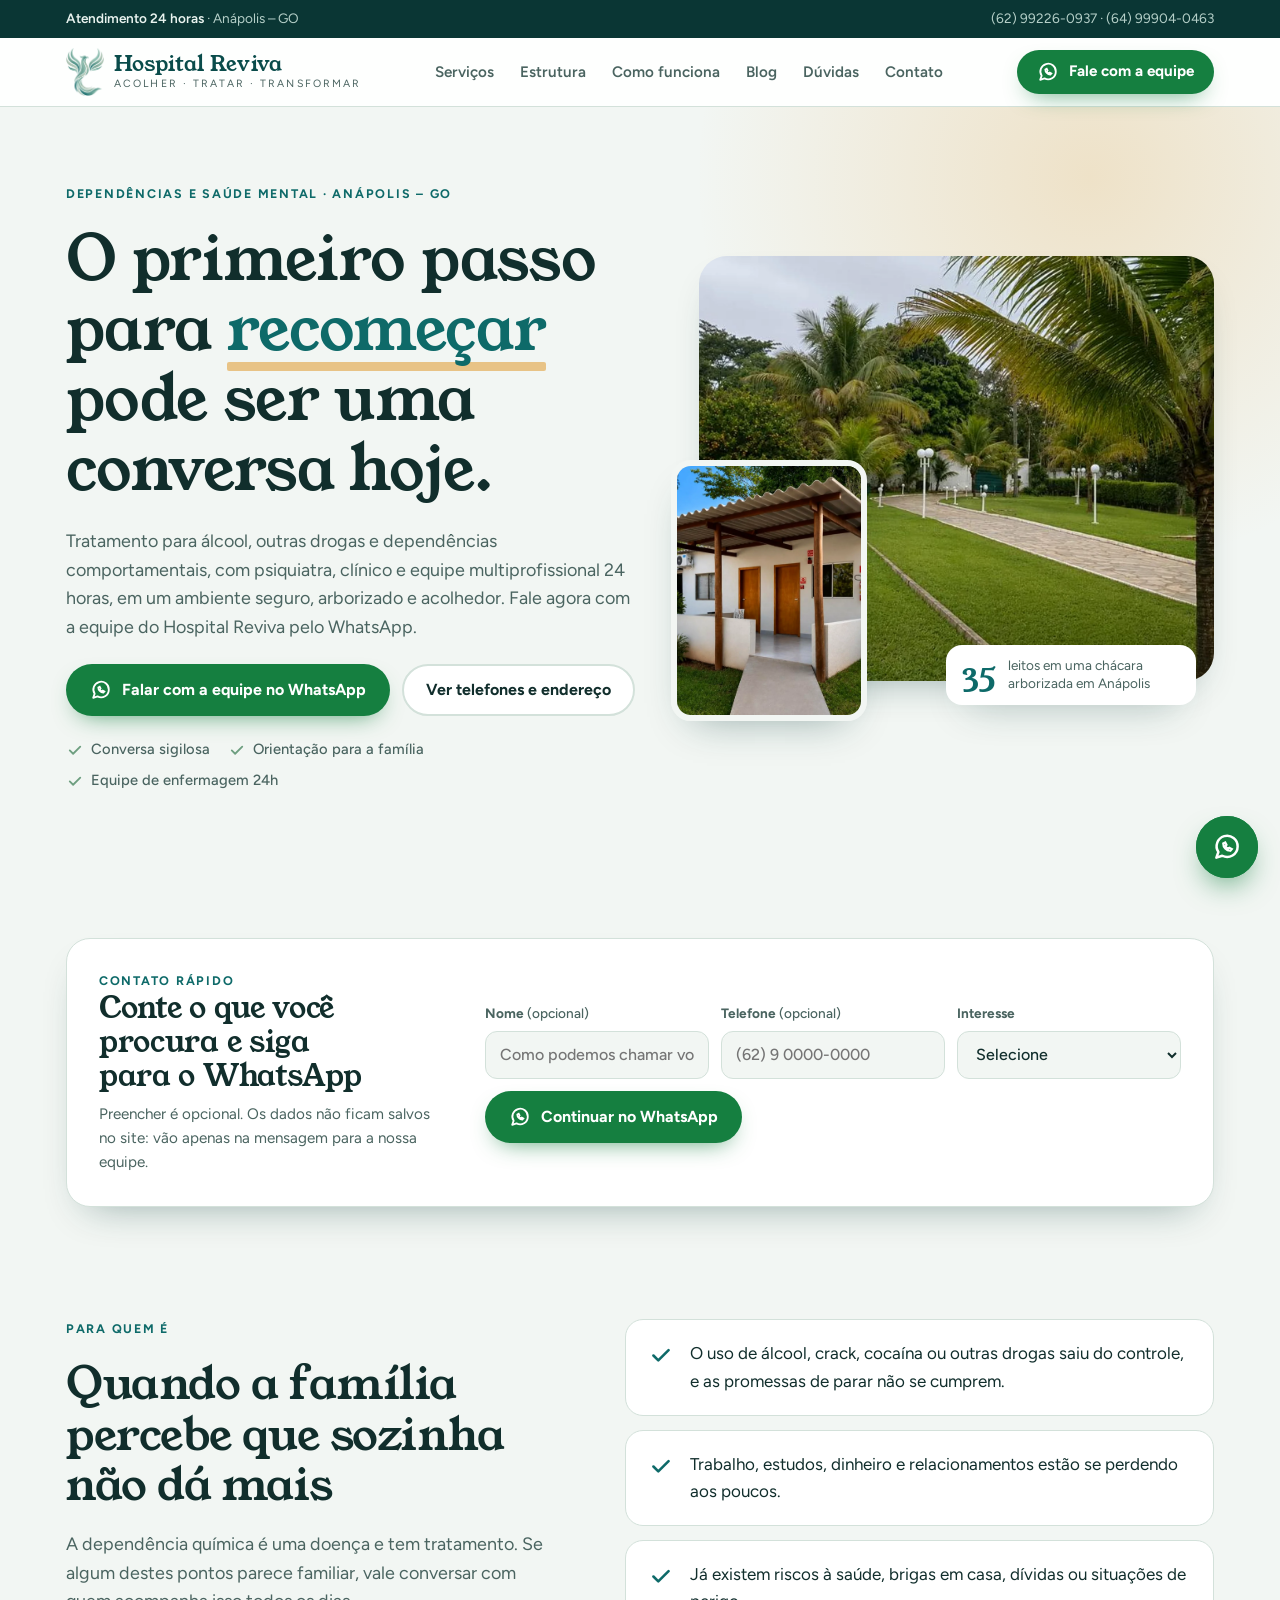
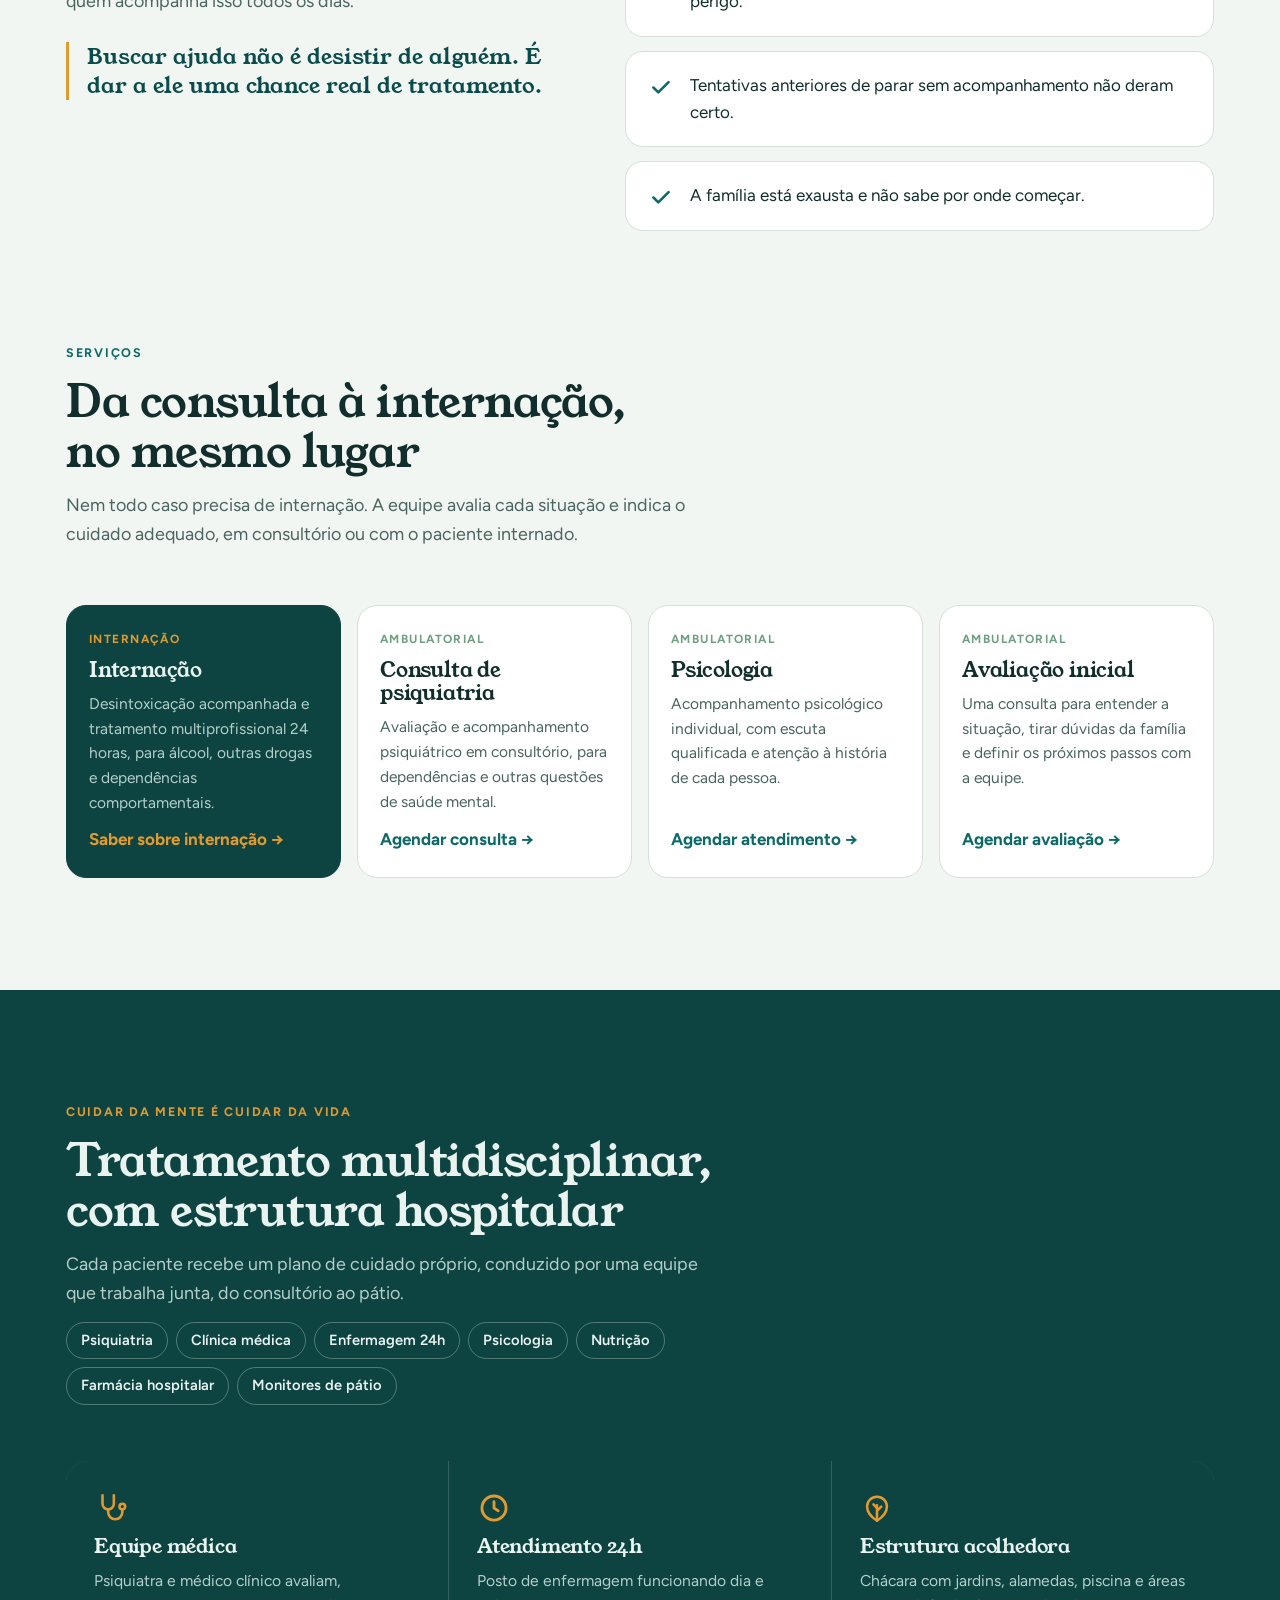
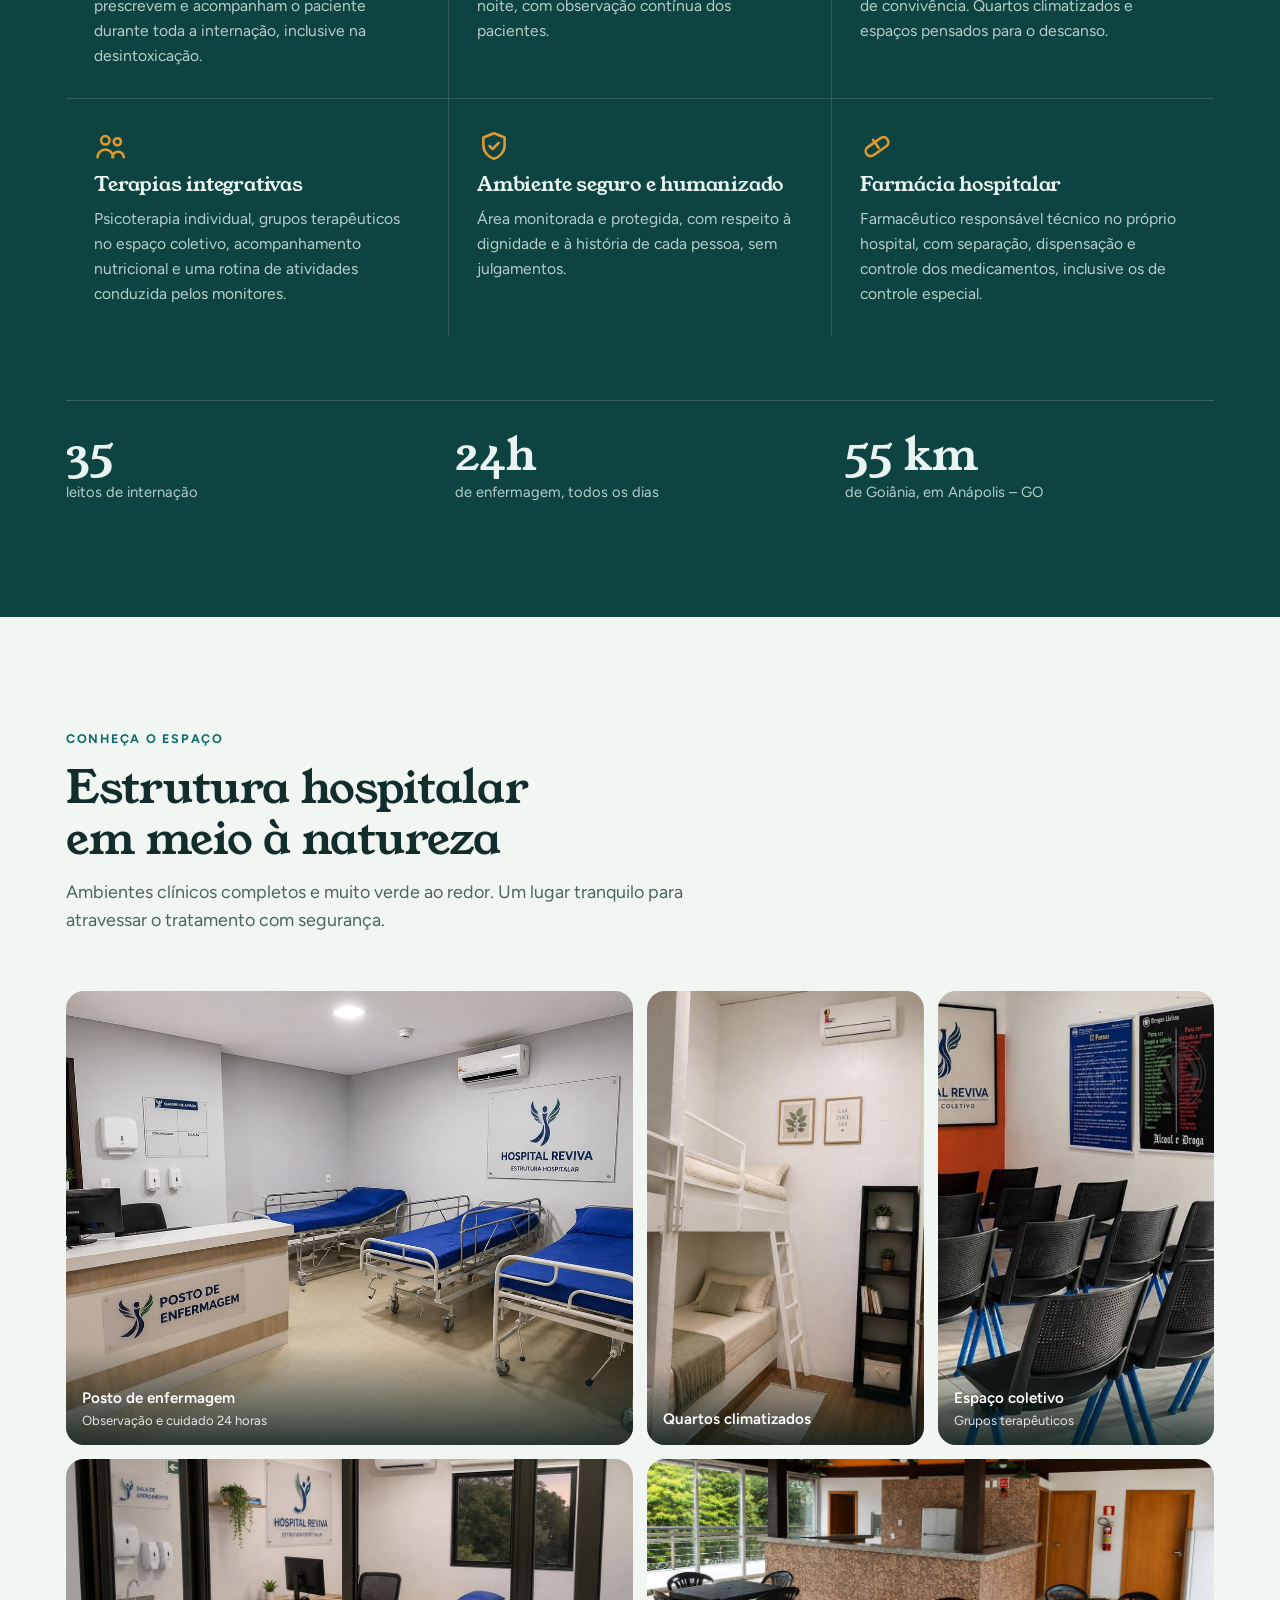
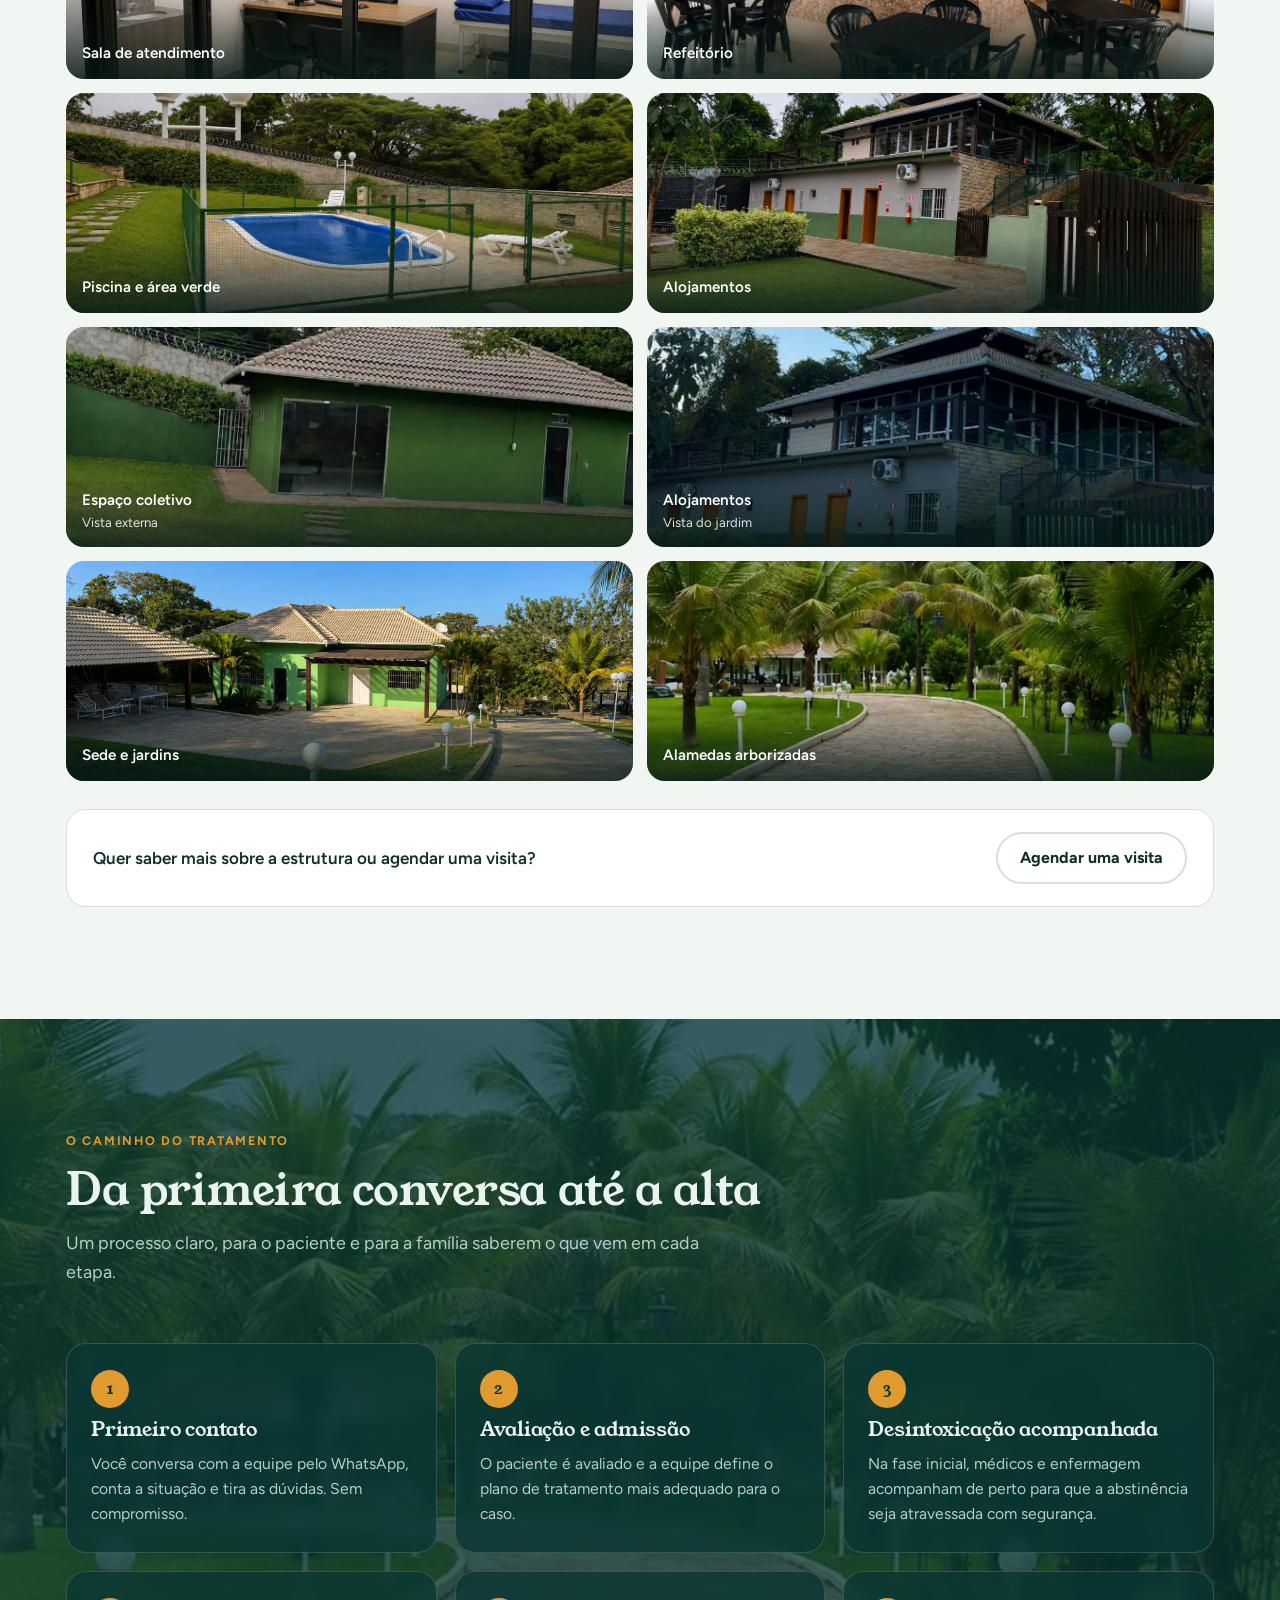
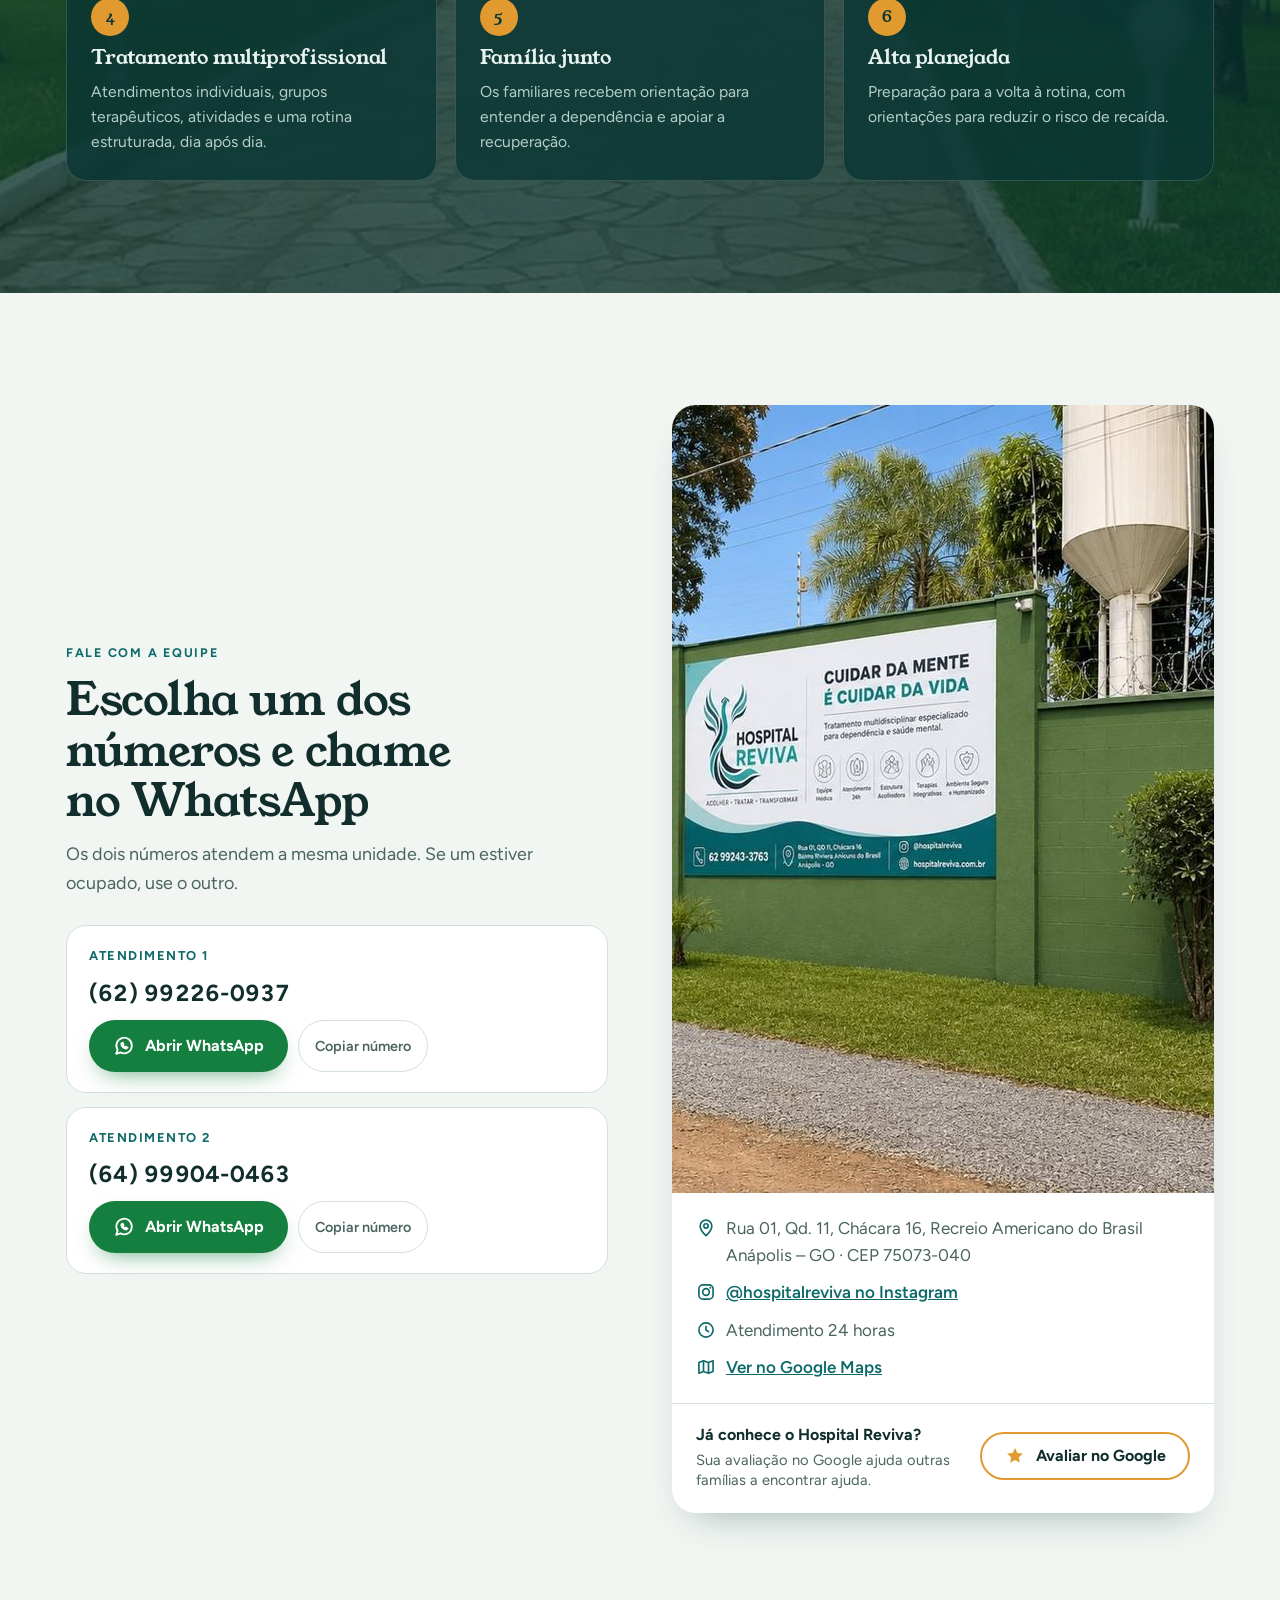
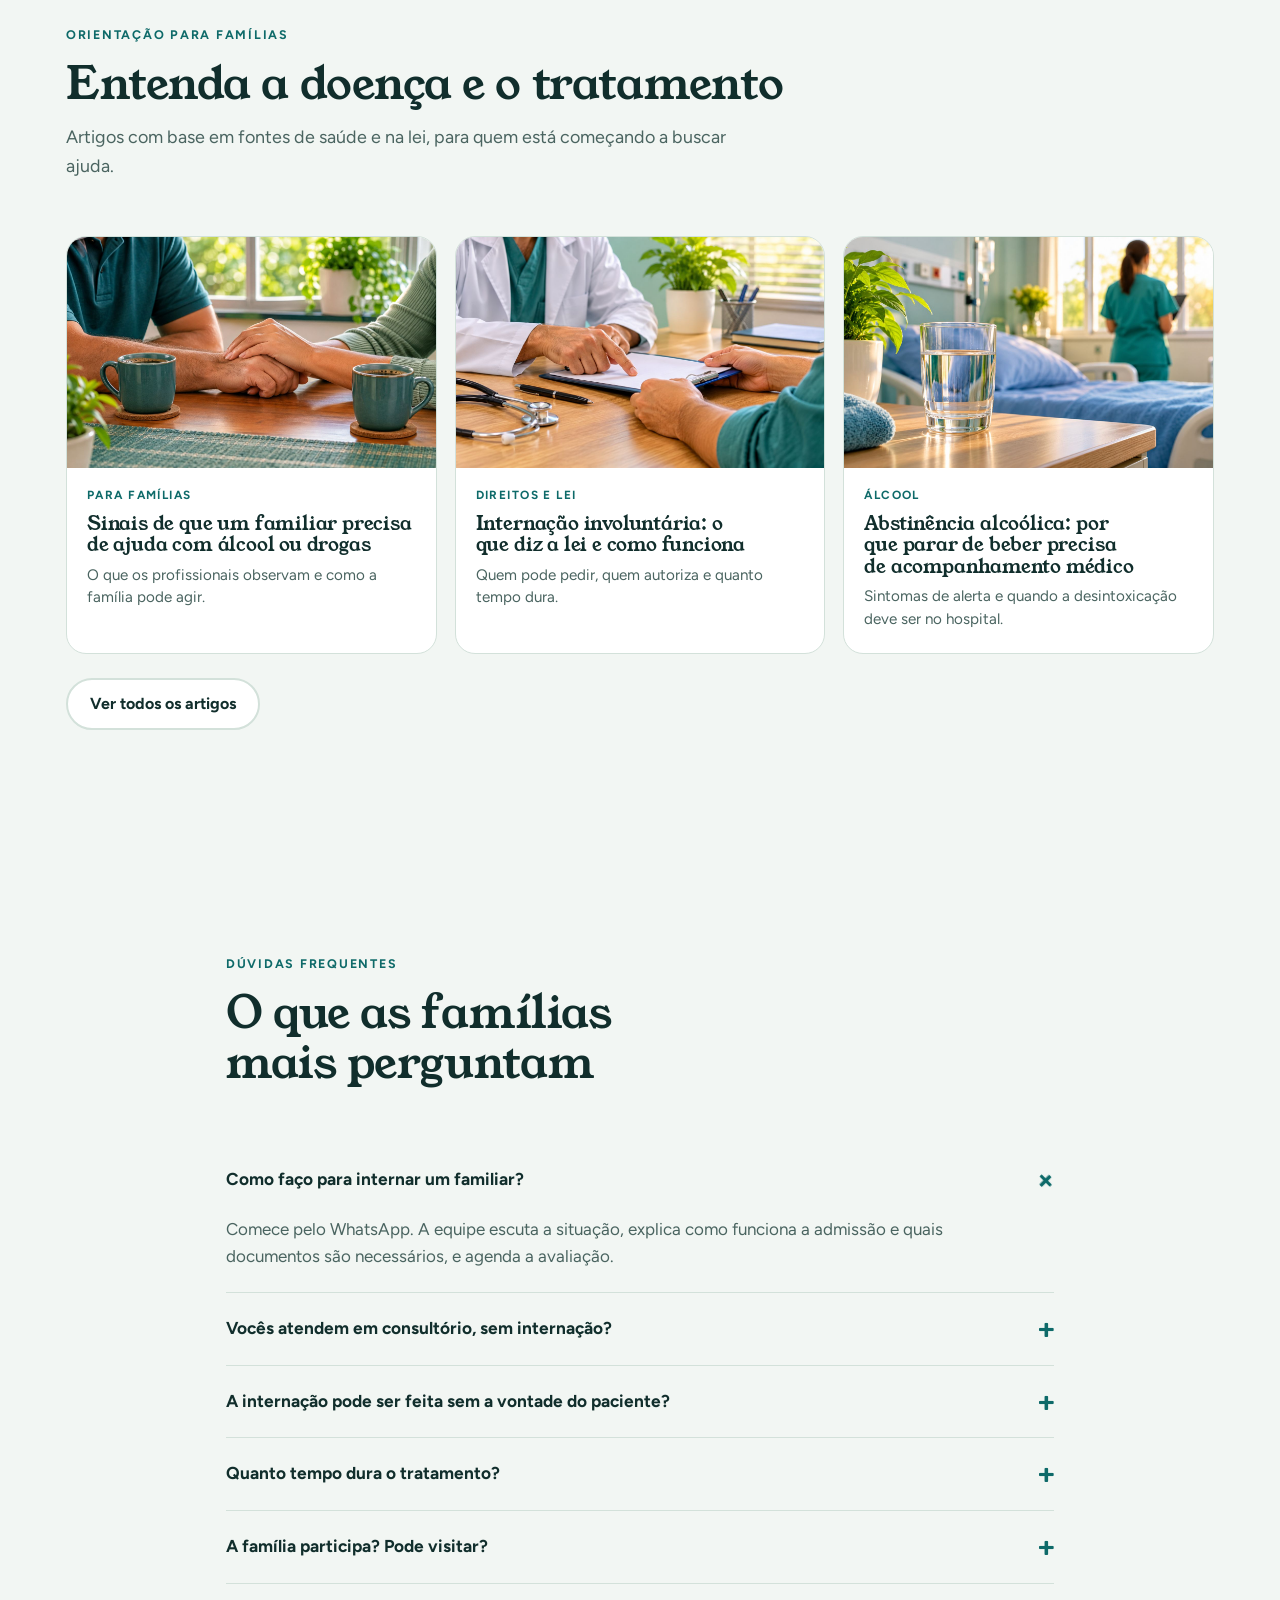
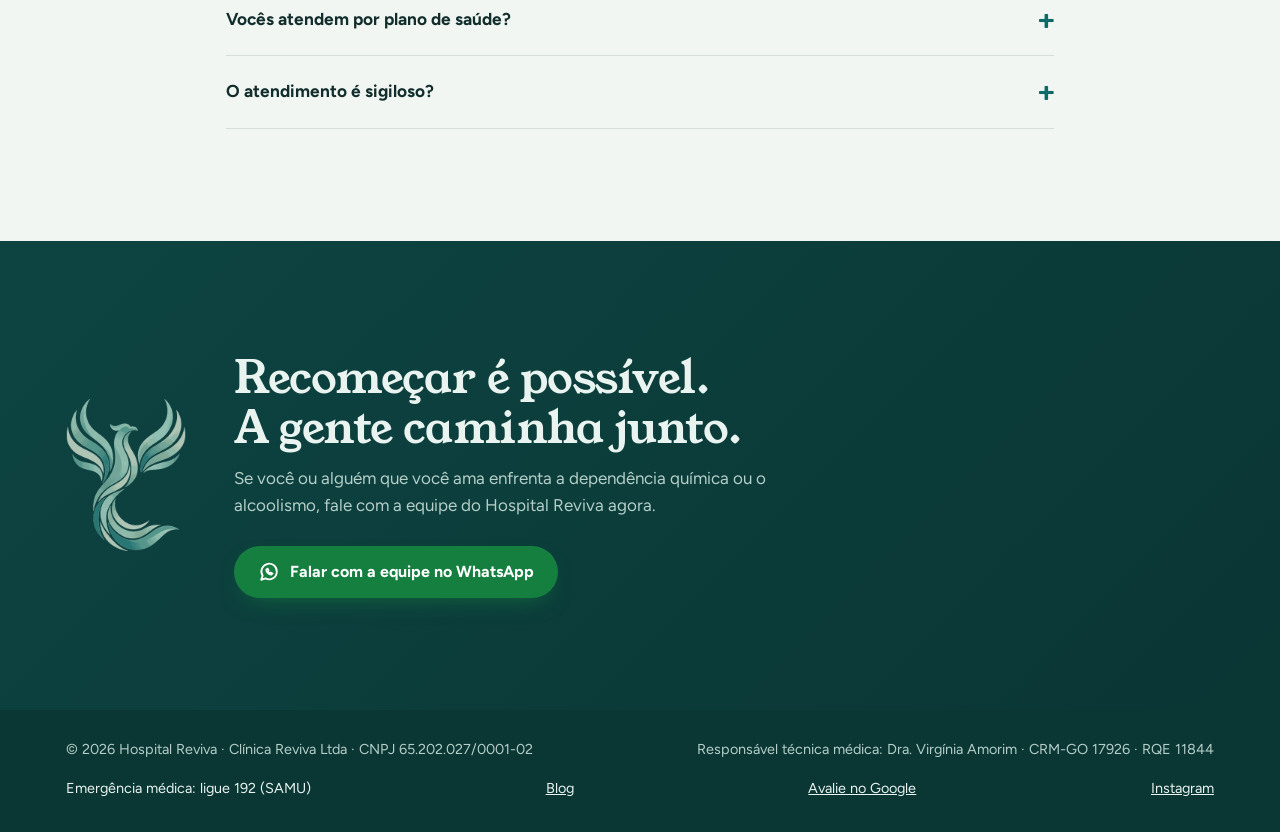
<file: index.html>
<!doctype html>
<html lang="pt-BR">
<head>
<meta charset="utf-8">
<meta name="viewport" content="width=device-width, initial-scale=1, viewport-fit=cover">
<title>Hospital Reviva | Clínica de Recuperação em Anápolis-GO</title>
<meta name="description" content="Hospital Reviva em Anápolis-GO: internação e consultas de psiquiatria e psicologia para álcool, outras drogas e dependências comportamentais. Equipe multiprofissional 24h. Fale pelo WhatsApp.">
<link rel="preconnect" href="https://fonts.googleapis.com">
<link rel="preconnect" href="https://fonts.gstatic.com" crossorigin>
<link rel="stylesheet" href="https://fonts.googleapis.com/css2?family=Young+Serif&family=Figtree:wght@400;500;600;700;800&display=swap">
<meta name="theme-color" content="#0D4442">
<link rel="icon" href="img/favicon.ico" sizes="any">
<link rel="icon" type="image/png" sizes="32x32" href="img/favicon-32.png">
<link rel="apple-touch-icon" href="img/apple-touch-icon.png">
<link rel="manifest" href="site.webmanifest">
<link rel="canonical" href="https://hospitalreviva.com.br/">
<meta property="og:type" content="website">
<meta property="og:locale" content="pt_BR">
<meta property="og:site_name" content="Hospital Reviva">
<meta property="og:url" content="https://hospitalreviva.com.br/">
<meta property="og:title" content="Hospital Reviva | Tratamento para dependência química em Anápolis-GO">
<meta property="og:description" content="Internação e consultas de psiquiatria e psicologia, com equipe multiprofissional 24 horas. Fale com a equipe pelo WhatsApp.">
<meta property="og:image" content="https://hospitalreviva.com.br/img/og-capa.jpg">
<meta property="og:image:secure_url" content="https://hospitalreviva.com.br/img/og-capa.jpg">
<meta property="og:image:type" content="image/jpeg">
<meta property="og:image:width" content="1200">
<meta property="og:image:height" content="630">
<meta property="og:image:alt" content="Hospital Reviva: tratamento para dependência química e saúde mental em Anápolis-GO">
<meta name="twitter:card" content="summary_large_image">
<meta name="twitter:title" content="Hospital Reviva | Tratamento para dependência química em Anápolis-GO">
<meta name="twitter:description" content="Internação e consultas de psiquiatria e psicologia, com equipe multiprofissional 24 horas.">
<meta name="twitter:image" content="https://hospitalreviva.com.br/img/og-capa.jpg">
<script type="application/ld+json">{"@context": "https://schema.org", "@type": "MedicalClinic", "name": "Hospital Reviva", "legalName": "Clínica Reviva Ltda", "taxID": "65.202.027/0001-02", "description": "Tratamento multidisciplinar para dependência química e alcoolismo em Anápolis-GO.", "url": "https://hospitalreviva.com.br/", "image": "https://hospitalreviva.com.br/img/og-capa.jpg", "hasMap": "https://www.google.com/maps/place/?q=place_id:ChIJQ64CLROnXpMRdsgtugQxcH8", "telephone": ["+55-62-99226-0937", "+55-64-99904-0463"], "address": {"@type": "PostalAddress", "streetAddress": "Rua 01, Qd. 11, Chácara 16, Recreio Americano do Brasil", "postalCode": "75073-040", "addressLocality": "Anápolis", "addressRegion": "GO", "addressCountry": "BR"}, "openingHours": "Mo-Su 00:00-23:59", "sameAs": ["https://www.instagram.com/hospitalreviva/"]}</script>
<style>:root{padding-top:env(safe-area-inset-top,0px);padding-bottom:env(safe-area-inset-bottom,0px)}body{margin:0}</style>
</head>
<body>
<style>
/* Layout: "o caminho de volta" — hero dividido (texto + fotos da sede), faixas alternadas claro/teal,
   passos do tratamento sobre a alameda de pedra, CTA de WhatsApp com hierarquia: um botão principal por bloco, os dois números na seção de contato e no botão flutuante. */
:root{
  --bg:#F2F6F3; --surface:#FFFFFF; --ink:#112E2C; --muted:#4A6460; --line:#D3E1DA;
  --teal:#0E6A69; --teal-2:#0A4C4B; --sage:#6E9F80; --sun:#E19A2F;
  --wa:#157F40; --wa-hover:#106A35; --on-wa:#FFFFFF;
  --band:#0D4442; --band-2:#0A3634; --on-band:#E9F3EF; --on-band-muted:#B5CFC8;
  --shadow:0 18px 40px -22px rgba(10,60,58,.45);
  --display:"Young Serif", Georgia, "Times New Roman", serif;
  --body:"Figtree", system-ui, -apple-system, "Segoe UI", Roboto, sans-serif;
  --gutter-l:max(16px, env(safe-area-inset-left, 0px));
  --gutter-r:max(16px, env(safe-area-inset-right, 0px));
}
@media (prefers-color-scheme: dark){ :root:not([data-theme="light"]){
  --bg:#0C1A19; --surface:#132624; --ink:#E3EEEA; --muted:#9BB4AE; --line:#23403C;
  --teal:#5DC0B4; --teal-2:#8BD4C9; --sage:#8DC09E; --sun:#F0B556;
  --wa:#1B9A4E; --wa-hover:#20AD59; --on-wa:#FFFFFF;
  --band:#0A3331; --band-2:#082826; --on-band:#E9F3EF; --on-band-muted:#A9C6BF;
  --shadow:0 18px 40px -22px rgba(0,0,0,.7); color-scheme:dark }}
:root[data-theme="dark"]{
  --bg:#0C1A19; --surface:#132624; --ink:#E3EEEA; --muted:#9BB4AE; --line:#23403C;
  --teal:#5DC0B4; --teal-2:#8BD4C9; --sage:#8DC09E; --sun:#F0B556;
  --wa:#1B9A4E; --wa-hover:#20AD59; --on-wa:#FFFFFF;
  --band:#0A3331; --band-2:#082826; --on-band:#E9F3EF; --on-band-muted:#A9C6BF;
  --shadow:0 18px 40px -22px rgba(0,0,0,.7); color-scheme:dark }

*{box-sizing:border-box}
[hidden]{display:none!important}
html{scroll-behavior:smooth}
@media (prefers-reduced-motion:reduce){ html{scroll-behavior:auto} *{transition:none!important;animation:none!important} }
body{background:var(--bg);color:var(--ink);font-family:var(--body);font-size:17px;line-height:1.6;-webkit-font-smoothing:antialiased}
body::before{content:"";position:fixed;inset:0 0 auto;height:env(safe-area-inset-top,0px);z-index:60;background:var(--surface)}
img{max-width:100%;display:block}
a{color:inherit}
:focus-visible{outline:3px solid var(--sun);outline-offset:3px;border-radius:6px}
.wrap{max-width:1180px;margin:0 auto;padding-left:var(--gutter-l);padding-right:var(--gutter-r)}
h1,h2,h3{font-family:var(--display);font-weight:400;line-height:1.12;text-wrap:balance;margin:0;letter-spacing:-.01em}
h2{font-size:clamp(1.9rem,3.6vw,2.8rem)}
h3{font-size:1.28rem}
p{margin:0}
.eyebrow{font-size:.78rem;font-weight:700;letter-spacing:.14em;text-transform:uppercase;color:var(--teal)}
.lead{font-size:1.12rem;color:var(--muted);max-width:60ch}
section{padding-block:clamp(64px,9vw,112px)}
.section-head{display:grid;gap:14px;max-width:720px;margin-bottom:clamp(32px,5vw,56px)}

/* ---------- botões ---------- */
.btn{display:inline-flex;align-items:center;justify-content:center;gap:10px;min-height:52px;padding:0 22px;border-radius:999px;
  font:700 1rem/1 var(--body);text-decoration:none;border:2px solid transparent;cursor:pointer;transition:transform .15s, background-color .15s, box-shadow .15s;white-space:nowrap}
.btn svg{width:22px;height:22px;flex:none}
.btn-wa{background:var(--wa);color:var(--on-wa);box-shadow:0 10px 24px -12px rgba(21,127,64,.8)}
.btn-wa:hover{background:var(--wa-hover);transform:translateY(-1px)}
.btn-ghost{border-color:var(--line);color:var(--ink);background:var(--surface)}
.btn-ghost:hover{border-color:var(--teal);color:var(--teal)}
.btn small{font-weight:500;opacity:.85;font-size:.86rem}
.btn-row{display:flex;flex-wrap:wrap;gap:12px}

/* ---------- topo ---------- */
.topbar{background:var(--band-2);color:var(--on-band-muted);font-size:.85rem}
.topbar .wrap{display:flex;justify-content:space-between;gap:12px;padding-block:8px;flex-wrap:wrap}
.topbar b{color:var(--on-band);font-weight:600}
.topbar a{text-decoration:none}
.topbar a:hover{color:var(--on-band)}
header.nav{position:sticky;top:env(safe-area-inset-top,0px);z-index:50;background:color-mix(in srgb,var(--surface) 92%,transparent);
  backdrop-filter:saturate(1.4) blur(10px);-webkit-backdrop-filter:saturate(1.4) blur(10px);border-bottom:1px solid var(--line)}
header.nav .wrap{display:flex;align-items:center;justify-content:space-between;gap:16px;padding-block:10px}
.brand{display:flex;align-items:center;gap:10px;text-decoration:none}
.brand img{width:38px;height:auto}
.brand span{display:grid;line-height:1}
.brand strong{font-family:var(--display);font-weight:400;font-size:1.32rem;color:var(--teal-2);letter-spacing:.01em}
.brand em{font-style:normal;font-size:.66rem;letter-spacing:.2em;text-transform:uppercase;color:var(--muted);margin-top:4px}
.nav-links{display:flex;gap:26px;font-size:.95rem;font-weight:600}
.nav-links a{text-decoration:none;color:var(--muted)}
.nav-links a:hover{color:var(--teal)}
header.nav .btn{min-height:44px;padding:0 18px;font-size:.95rem}
@media (max-width:900px){ .nav-links{display:none} }
@media (max-width:480px){ header.nav .btn .lbl-long{display:none} .brand em{display:none} }

/* ---------- hero ---------- */
.hero{padding-block:clamp(40px,6vw,80px) clamp(56px,7vw,96px);position:relative;overflow:hidden}
.hero::before{content:"";position:absolute;width:900px;height:900px;right:-260px;top:-380px;border-radius:50%;
  background:radial-gradient(circle,color-mix(in srgb,var(--sun) 22%,transparent) 0%,transparent 62%);pointer-events:none}
.hero .wrap{display:grid;grid-template-columns:1.05fr .95fr;gap:clamp(32px,5vw,64px);align-items:center;position:relative}
.hero-copy{display:grid;gap:22px;min-width:0}
.hero h1{font-size:clamp(2.3rem,5.2vw,3.9rem)}
.hero h1 mark{background:none;color:var(--teal);position:relative;white-space:nowrap}
.hero h1 mark::after{content:"";position:absolute;left:0;right:0;bottom:.04em;height:.14em;background:var(--sun);opacity:.55;border-radius:2px;z-index:-1}
.trust{display:flex;flex-wrap:wrap;gap:8px 18px;font-size:.92rem;color:var(--muted);font-weight:500}
.trust li{display:flex;align-items:center;gap:7px}
.trust svg{width:18px;height:18px;color:var(--sage)}
ul.clean{list-style:none;margin:0;padding:0}
.hero-media{position:relative;min-width:0;padding-bottom:40px}
.hero-media .main{border-radius:28px 28px 28px 120px;overflow:hidden;box-shadow:var(--shadow);aspect-ratio:4/3.3}
.hero-media .main img{width:100%;height:100%;object-fit:cover}
.hero-media .inset{position:absolute;left:-28px;bottom:0;width:38%;border-radius:20px;overflow:hidden;border:6px solid var(--bg);box-shadow:var(--shadow);aspect-ratio:3/4}
.hero-media .inset img{width:100%;height:100%;object-fit:cover}
.hero-media .badge{position:absolute;right:18px;bottom:16px;background:var(--surface);border-radius:16px;padding:12px 16px;box-shadow:var(--shadow);display:flex;gap:12px;align-items:center;max-width:250px}
.hero-media .badge b{font-family:var(--display);font-weight:400;font-size:2rem;color:var(--teal);line-height:1}
.hero-media .badge span{font-size:.85rem;line-height:1.3;color:var(--muted)}
@media (max-width:900px){
  .hero .wrap{grid-template-columns:1fr}
  .hero-media{max-width:620px;margin-left:auto;margin-right:auto;width:100%}
  .hero-media .inset{left:0}
}


/* ---------- contato rápido ---------- */
.quick{padding-block:clamp(36px,5vw,56px) 0}
.quick-card{background:var(--surface);border:1px solid var(--line);border-radius:24px;box-shadow:var(--shadow);padding:clamp(22px,3vw,32px);
  display:grid;grid-template-columns:minmax(0,.8fr) minmax(0,1.6fr);gap:clamp(18px,3vw,40px);align-items:center}
.quick-card h2{font-size:clamp(1.45rem,2.4vw,1.9rem)}
.quick-card .hint{color:var(--muted);font-size:.95rem;margin-top:8px}
.qf{display:grid;grid-template-columns:repeat(3,minmax(0,1fr));gap:12px}
.qf label{display:grid;gap:6px;font-size:.85rem;font-weight:700;color:var(--muted);min-width:0}
.qf label span em{font-style:normal;font-weight:500}
.qf input,.qf select{width:100%;min-height:48px;border:1px solid var(--line);border-radius:12px;background:var(--bg);color:var(--ink);font:500 1rem var(--body);padding:0 14px}
.qf input:focus,.qf select:focus{outline:2px solid var(--teal);outline-offset:1px}
.qf-actions{grid-column:1/-1;display:flex;flex-wrap:wrap;align-items:center;gap:10px 18px}
.qf-actions small{flex:1 1 100%;color:var(--muted);font-size:.85rem}
@media (max-width:900px){ .quick-card{grid-template-columns:1fr} }
@media (max-width:640px){ .qf{grid-template-columns:1fr} .qf-actions .btn{flex:1 1 100%} }

/* ---------- serviços ---------- */
.services{display:grid;grid-template-columns:repeat(4,minmax(0,1fr));gap:16px}
.svc{background:var(--surface);border:1px solid var(--line);border-radius:20px;padding:24px 22px;display:grid;gap:10px;grid-template-rows:auto auto 1fr auto}
.svc .kind{font-size:.74rem;font-weight:700;letter-spacing:.12em;text-transform:uppercase;color:var(--sage)}
.svc h3{font-size:1.3rem}
.svc p{color:var(--muted);font-size:.97rem}
.svc a{font-weight:700;color:var(--teal);text-decoration:none}
.svc a:hover{text-decoration:underline}
.svc.main{background:var(--band);border-color:var(--band)}
.svc.main h3{color:var(--on-band)}.svc.main p{color:var(--on-band-muted)}.svc.main .kind,.svc.main a{color:var(--sun)}
@media (max-width:1000px){ .services{grid-template-columns:repeat(2,minmax(0,1fr))} }
@media (max-width:560px){ .services{grid-template-columns:1fr} }

/* ---------- sinais ---------- */
.signs .wrap{display:grid;grid-template-columns:.9fr 1.1fr;gap:clamp(32px,6vw,80px);align-items:start}
.signs .sticky{position:sticky;top:110px;display:grid;gap:20px}
.sign-list{display:grid;gap:14px;counter-reset:none}
.sign{display:grid;grid-template-columns:auto 1fr;gap:16px;align-items:start;background:var(--surface);border:1px solid var(--line);border-radius:18px;padding:20px 22px}
.sign svg{width:26px;height:26px;color:var(--teal);margin-top:2px}
.sign p{color:var(--ink)}
.quote-line{font-family:var(--display);font-size:1.35rem;line-height:1.35;color:var(--teal-2);border-left:3px solid var(--sun);padding-left:18px;margin-top:6px}
@media (max-width:900px){ .signs .wrap{grid-template-columns:1fr} .signs .sticky{position:static} }

/* ---------- pilares (faixa teal) ---------- */
.band{background:var(--band);color:var(--on-band)}
.band .eyebrow{color:var(--sun)}
.band .lead{color:var(--on-band-muted)}
.team{display:flex;flex-wrap:wrap;gap:8px;margin-top:6px}
.team li{border:1px solid color-mix(in srgb,var(--on-band) 30%,transparent);color:var(--on-band);border-radius:999px;padding:6px 14px;font-size:.92rem;font-weight:600}
.pillars{display:grid;grid-template-columns:repeat(3,minmax(0,1fr));gap:1px;background:color-mix(in srgb,var(--on-band) 16%,transparent);border-radius:22px;overflow:hidden}
.pillar{background:var(--band);padding:30px 28px;display:grid;gap:10px;align-content:start}
.pillar svg{width:34px;height:34px;color:var(--sun)}
.pillar h3{color:var(--on-band)}
.pillar p{color:var(--on-band-muted);font-size:.98rem}
@media (max-width:900px){ .pillars{grid-template-columns:repeat(2,minmax(0,1fr))} }
@media (max-width:560px){ .pillars{grid-template-columns:1fr} }
.stats{display:grid;grid-template-columns:repeat(3,minmax(0,1fr));gap:20px;margin-top:clamp(40px,6vw,64px);padding-top:32px;border-top:1px solid color-mix(in srgb,var(--on-band) 18%,transparent)}
.stat b{display:block;font-family:var(--display);font-weight:400;font-size:clamp(2rem,4vw,2.8rem);line-height:1;color:var(--on-band)}
.stat span{font-size:.92rem;color:var(--on-band-muted)}
@media (max-width:560px){ .stats{grid-template-columns:1fr} }

/* ---------- estrutura (galeria) ---------- */
.gallery{display:grid;grid-template-columns:repeat(4,minmax(0,1fr));grid-auto-rows:220px;gap:14px}
.ph{position:relative;margin:0;border-radius:18px;overflow:hidden;background:var(--line)}
.ph img{width:100%;height:100%;object-fit:cover;transition:transform .6s}
.ph:hover img{transform:scale(1.04)}
.ph figcaption{position:absolute;inset:auto 0 0 0;padding:40px 16px 14px;color:#fff;font-weight:600;font-size:.95rem;
  background:linear-gradient(to top,rgba(5,25,24,.82),rgba(5,25,24,0))}
.ph figcaption small{display:block;font-weight:400;opacity:.85;font-size:.82rem}
.g-a{grid-column:span 2;grid-row:span 2}.g-b,.g-c{grid-row:span 2}.g-w{grid-column:span 2}
@media (max-width:760px){
  .gallery{grid-template-columns:repeat(2,minmax(0,1fr));grid-auto-rows:170px;gap:10px}
  .g-a{grid-column:span 2;grid-row:span 2}
}
.struct-cta{display:flex;justify-content:space-between;align-items:center;gap:20px;flex-wrap:wrap;margin-top:28px;padding:22px 26px;border-radius:20px;background:var(--surface);border:1px solid var(--line)}
.struct-cta p{font-weight:600;flex:1 1 300px}

/* ---------- caminho / passos ---------- */
.path{position:relative;color:var(--on-band);overflow:hidden;background:var(--band-2)}
.path-bg{position:absolute;inset:0;background-image:url("img/alameda-postes.webp");background-size:cover;background-position:center 60%;opacity:.24}
.path .wrap{position:relative}
.path .eyebrow{color:var(--sun)}
.path .lead{color:var(--on-band-muted)}
.steps{display:grid;grid-template-columns:repeat(3,minmax(0,1fr));gap:18px;list-style:none;margin:0;padding:0}
.step{background:color-mix(in srgb,var(--band-2) 78%,transparent);backdrop-filter:blur(6px);-webkit-backdrop-filter:blur(6px);
  border:1px solid color-mix(in srgb,var(--on-band) 16%,transparent);border-radius:20px;padding:26px 24px;display:grid;gap:10px;align-content:start}
.step-n{font-family:var(--display);font-size:1rem;color:var(--band-2);background:var(--sun);width:38px;height:38px;border-radius:50%;display:grid;place-items:center}
.step h3{color:var(--on-band)}
.step p{color:var(--on-band-muted);font-size:.98rem}
@media (max-width:900px){ .steps{grid-template-columns:repeat(2,minmax(0,1fr))} }
@media (max-width:560px){ .steps{grid-template-columns:1fr} }

/* ---------- contato ---------- */
.contact .wrap{display:grid;grid-template-columns:1fr 1fr;gap:clamp(28px,5vw,64px);align-items:center}
.contact-cards{display:grid;gap:14px;margin-top:28px}
.ccard{display:grid;grid-template-columns:1fr auto;gap:8px 16px;align-items:center;background:var(--surface);border:1px solid var(--line);border-radius:20px;padding:20px 22px}
.ccard .who{font-size:.8rem;font-weight:700;letter-spacing:.12em;text-transform:uppercase;color:var(--teal)}
.ccard .num{font-size:1.45rem;font-weight:700;letter-spacing:.01em;font-variant-numeric:tabular-nums;user-select:all}
.ccard .acts{grid-column:1/-1;display:flex;gap:10px;flex-wrap:wrap}
.copy{background:none;border:1px solid var(--line);color:var(--muted);border-radius:999px;min-height:44px;padding:0 16px;font:600 .9rem var(--body);cursor:pointer}
.copy:hover{color:var(--teal);border-color:var(--teal)}
.where{border-radius:24px;overflow:hidden;box-shadow:var(--shadow);background:var(--surface)}
.where img{width:100%;aspect-ratio:16/9;object-fit:cover}
.where-info{padding:22px 24px;display:grid;gap:10px}
.where-info p{display:flex;gap:10px;align-items:flex-start;color:var(--muted)}
.where-info svg{width:20px;height:20px;flex:none;margin-top:3px;color:var(--teal)}
.where-info a{color:var(--teal);font-weight:600}
.review{display:flex;flex-wrap:wrap;align-items:center;justify-content:space-between;gap:14px 18px;padding:18px 24px 22px;border-top:1px solid var(--line)}
.review div{display:grid;gap:2px;flex:1 1 220px}
.review b{font-size:1rem}
.review span{font-size:.92rem;color:var(--muted);line-height:1.4}
.btn-review{background:var(--surface);color:var(--ink);border-color:var(--sun);min-height:48px}
.btn-review svg{color:var(--sun)}
.btn-review:hover{background:color-mix(in srgb,var(--sun) 14%,var(--surface))}
@media (max-width:900px){ .contact .wrap{grid-template-columns:1fr} }
@media (max-width:420px){ .ccard .acts .btn{flex:1 1 100%} }

/* ---------- blog na landing ---------- */
.reads{display:grid;grid-template-columns:repeat(3,minmax(0,1fr));gap:18px}
.read{display:grid;grid-template-rows:auto 1fr;background:var(--surface);border:1px solid var(--line);border-radius:20px;overflow:hidden;text-decoration:none;color:inherit;transition:transform .2s,border-color .2s}
.read:hover{transform:translateY(-3px);border-color:var(--teal)}
.read img{width:100%;height:auto;aspect-ratio:16/10;object-fit:cover}
.read div{padding:18px 20px 22px;display:grid;gap:8px;align-content:start}
.read .tag{font-size:.74rem;font-weight:700;letter-spacing:.12em;text-transform:uppercase;color:var(--teal)}
.read h3{font-size:1.2rem}
.read p{color:var(--muted);font-size:.95rem;line-height:1.5}
.reads-foot{margin-top:24px}
@media (max-width:900px){ .reads{grid-template-columns:1fr 1fr} }
@media (max-width:600px){ .reads{grid-template-columns:1fr} }

/* ---------- FAQ ---------- */
.faq .wrap{max-width:860px}
details{border-bottom:1px solid var(--line)}
summary{list-style:none;cursor:pointer;display:flex;justify-content:space-between;gap:20px;align-items:center;padding:22px 0;font-weight:700;font-size:1.08rem}
summary::-webkit-details-marker{display:none}
summary::after{content:"+";font-family:var(--display);font-size:1.6rem;color:var(--teal);line-height:1;transition:transform .2s}
details[open] summary::after{transform:rotate(45deg)}
details .ans{padding:0 0 22px;color:var(--muted);max-width:68ch;display:grid;gap:10px}

/* ---------- CTA final ---------- */
.final{background:linear-gradient(135deg,var(--band) 0%,var(--band-2) 100%);color:var(--on-band);text-align:left}
.final .wrap{display:grid;grid-template-columns:auto 1fr;gap:clamp(24px,4vw,48px);align-items:center}
.final img{width:120px}
.final h2{color:var(--on-band)}
.final p{color:var(--on-band-muted);margin-top:12px;max-width:56ch}
.final .btn-row{margin-top:26px}
.final .btn-ghost{background:transparent;color:var(--on-band);border-color:color-mix(in srgb,var(--on-band) 35%,transparent)}
@media (max-width:640px){ .final .wrap{grid-template-columns:1fr} .final img{width:84px} }

footer{background:var(--band-2);color:var(--on-band-muted);font-size:.9rem}
footer .wrap{display:flex;justify-content:space-between;gap:16px 32px;flex-wrap:wrap;padding-block:28px 32px}
footer a{color:var(--on-band)}
footer .sos{color:var(--on-band)}

/* ---------- WhatsApp flutuante ---------- */
@media (max-width:760px){
  .fab{right:calc(16px + env(safe-area-inset-right,0px));bottom:calc(16px + env(safe-area-inset-bottom,0px))}
  .fab-btn{width:58px;height:58px}
  .fab-menu{min-width:0;width:min(300px,calc(100vw - 32px))}
}
.fab{position:fixed;right:calc(22px + env(safe-area-inset-right,0px));bottom:calc(22px + env(safe-area-inset-bottom,0px));z-index:70;display:grid;justify-items:end;gap:10px}
.fab-btn{position:relative;width:62px;height:62px;border-radius:50%;background:var(--wa);color:var(--on-wa);border:0;display:grid;place-items:center;cursor:pointer;box-shadow:0 14px 30px -10px rgba(21,127,64,.75)}
.fab-btn svg{width:30px;height:30px}
.fab-btn::after{content:"";position:absolute;inset:0;width:auto;height:auto;border-radius:50%;border:2px solid var(--wa);animation:ring 2.4s infinite;pointer-events:none}
@keyframes ring{0%{transform:scale(1);opacity:.7}100%{transform:scale(1.55);opacity:0}}
.fab-menu{background:var(--surface);border:1px solid var(--line);border-radius:18px;box-shadow:var(--shadow);padding:14px;display:grid;gap:8px;min-width:260px}
.fab-menu p{font-size:.88rem;color:var(--muted);padding:0 4px 4px}
.fab-menu .btn{justify-content:flex-start}
.toast{position:fixed;left:50%;bottom:calc(100px + env(safe-area-inset-bottom,0px));transform:translateX(-50%);background:var(--ink);color:var(--bg);padding:10px 18px;border-radius:999px;font-weight:600;font-size:.92rem;z-index:80}
</style>

<!-- Ícone de conversa genérico (não é a marca do WhatsApp) -->
<svg width="0" height="0" style="position:absolute" aria-hidden="true">
  <defs>
    <symbol id="i-chat" viewBox="0 0 24 24"><path fill="none" stroke="currentColor" stroke-width="2" stroke-linecap="round" stroke-linejoin="round" d="M20.5 11.6a8.4 8.4 0 0 1-12.3 7.4L3.5 20.5l1.6-4.5A8.4 8.4 0 1 1 20.5 11.6Z"/><path fill="none" stroke="currentColor" stroke-width="1.8" stroke-linecap="round" d="M9 9.2c0 3 2.4 5.6 5.6 5.8l1.2-1.4-1.9-1-1 .8a4 4 0 0 1-2.1-2.1l.8-1-1-1.9Z"/></symbol>
    <symbol id="i-check" viewBox="0 0 24 24"><path fill="none" stroke="currentColor" stroke-width="2.4" stroke-linecap="round" stroke-linejoin="round" d="m5 12.5 4.5 4.5L19 7.5"/></symbol>
    <symbol id="i-pin" viewBox="0 0 24 24"><path fill="none" stroke="currentColor" stroke-width="2" d="M12 21s-7-6.1-7-11.5a7 7 0 0 1 14 0C19 14.9 12 21 12 21Z"/><circle cx="12" cy="9.5" r="2.6" fill="none" stroke="currentColor" stroke-width="2"/></symbol>
    <symbol id="i-insta" viewBox="0 0 24 24"><rect x="3.5" y="3.5" width="17" height="17" rx="5" fill="none" stroke="currentColor" stroke-width="2"/><circle cx="12" cy="12" r="4" fill="none" stroke="currentColor" stroke-width="2"/><circle cx="17.2" cy="6.8" r="1.2" fill="currentColor"/></symbol>
    <symbol id="i-star" viewBox="0 0 24 24"><path fill="currentColor" d="m12 3.2 2.6 5.5 6 .7-4.5 4.1 1.2 5.9L12 16.4l-5.3 3 1.2-5.9-4.5-4.1 6-.7L12 3.2Z"/></symbol>
    <symbol id="i-map" viewBox="0 0 24 24"><path fill="none" stroke="currentColor" stroke-width="2" stroke-linejoin="round" d="m9 4.5-5.5 2v13l5.5-2 6 2 5.5-2v-13l-5.5 2-6-2Zm0 0v13m6-11v13"/></symbol>
    <symbol id="i-clock" viewBox="0 0 24 24"><circle cx="12" cy="12" r="8.5" fill="none" stroke="currentColor" stroke-width="2"/><path fill="none" stroke="currentColor" stroke-width="2" stroke-linecap="round" d="M12 7.5V12l3 2"/></symbol>
  </defs>
</svg>

<div class="topbar">
  <div class="wrap">
    <span><b>Atendimento 24 horas</b> · Anápolis – GO</span>
    <span>(62) 99226-0937 · (64) 99904-0463</span>
  </div>
</div>

<header class="nav">
  <div class="wrap">
    <a class="brand" href="#inicio" aria-label="Hospital Reviva, início">
      <img src="img/fenix.png" alt="" width="38" height="48">
      <span><strong>Hospital Reviva</strong><em>Acolher · Tratar · Transformar</em></span>
    </a>
    <nav class="nav-links" aria-label="Seções">
      <a href="#servicos">Serviços</a>
      <a href="#estrutura">Estrutura</a>
      <a href="#como-funciona">Como funciona</a>
      <a href="#orientacao">Blog</a>
      <a href="#duvidas">Dúvidas</a>
      <a href="#contato">Contato</a>
    </nav>
    <a class="btn btn-wa" href="https://wa.me/5562992260937?text=Ol%C3%A1!%20Vim%20pelo%20site%20do%20Hospital%20Reviva%20e%20gostaria%20de%20informa%C3%A7%C3%B5es%20sobre%20o%20tratamento." target="_blank" rel="noopener" data-wa="header">
      <svg><use href="#i-chat"/></svg><span>Fale<span class="lbl-long"> com a equipe</span></span>
    </a>
  </div>
</header>

<main id="inicio">
  <!-- HERO -->
  <section class="hero">
    <div class="wrap">
      <div class="hero-copy">
        <p class="eyebrow">Dependências e saúde mental · Anápolis – GO</p>
        <h1>O primeiro passo para <mark>recomeçar</mark> pode ser uma conversa hoje.</h1>
        <p class="lead">Tratamento para álcool, outras drogas e dependências comportamentais, com psiquiatra, clínico e equipe multiprofissional 24 horas, em um ambiente seguro, arborizado e acolhedor. Fale agora com a equipe do Hospital Reviva pelo WhatsApp.</p>
        <div class="btn-row">
          <a class="btn btn-wa" href="https://wa.me/5562992260937?text=Ol%C3%A1!%20Vim%20pelo%20site%20do%20Hospital%20Reviva%20e%20gostaria%20de%20informa%C3%A7%C3%B5es%20sobre%20o%20tratamento." target="_blank" rel="noopener" data-wa="hero">
            <svg><use href="#i-chat"/></svg> Falar com a equipe no WhatsApp
          </a>
          <a class="btn btn-ghost" href="#contato">Ver telefones e endereço</a>
        </div>
        <ul class="clean trust">
          <li><svg><use href="#i-check"/></svg> Conversa sigilosa</li>
          <li><svg><use href="#i-check"/></svg> Orientação para a família</li>
          <li><svg><use href="#i-check"/></svg> Equipe de enfermagem 24h</li>
        </ul>
      </div>
      <div class="hero-media">
        <div class="main"><img src="img/alameda-palmeiras.webp" alt="Alameda de pedra com palmeiras e gramado dentro do Hospital Reviva" width="1920" height="1080" fetchpriority="high"></div>
        <div class="inset"><img src="img/pavilhao.webp" alt="Pavilhão com varanda de madeira cercado de jardim" width="1000" height="1200"></div>
        <div class="badge"><b>35</b><span>leitos em uma chácara arborizada em Anápolis</span></div>
      </div>
    </div>
  </section>


  <!-- CONTATO RÁPIDO: os campos só enriquecem a mensagem; o link do WhatsApp funciona mesmo vazio (e sem JavaScript) -->
  <section class="quick" id="contato-rapido">
    <div class="wrap">
      <div class="quick-card">
        <div>
          <p class="eyebrow">Contato rápido</p>
          <h2>Conte o que você procura e siga para o WhatsApp</h2>
          <p class="hint">Preencher é opcional. Os dados não ficam salvos no site: vão apenas na mensagem para a nossa equipe.</p>
        </div>
        <div class="qf">
          <label for="qf-nome"><span>Nome <em>(opcional)</em></span><input id="qf-nome" type="text" autocomplete="name" placeholder="Como podemos chamar você"></label>
          <label for="qf-tel"><span>Telefone <em>(opcional)</em></span><input id="qf-tel" type="tel" autocomplete="tel" inputmode="tel" placeholder="(62) 9 0000-0000"></label>
          <label for="qf-int"><span>Interesse</span>
            <select id="qf-int">
              <option value="">Selecione</option>
              <option>Internação</option>
              <option>Consulta de psiquiatria</option>
              <option>Psicologia</option>
              <option>Avaliação inicial</option>
              <option>Orientação para a família</option>
              <option>Outro assunto</option>
            </select>
          </label>
          <div class="qf-actions">
            <a class="btn btn-wa" id="qf-go1" href="https://wa.me/5562992260937?text=Ol%C3%A1!%20Vim%20pelo%20site%20do%20Hospital%20Reviva%20e%20gostaria%20de%20informa%C3%A7%C3%B5es." target="_blank" rel="noopener" data-wa="form-1"><svg><use href="#i-chat"/></svg> Continuar no WhatsApp</a>
          </div>
        </div>
      </div>
    </div>
  </section>

  <!-- SINAIS -->
  <section class="signs" id="tratamento">
    <div class="wrap">
      <div class="sticky">
        <p class="eyebrow">Para quem é</p>
        <h2>Quando a família percebe que sozinha não dá mais</h2>
        <p class="lead">A dependência química é uma doença e tem tratamento. Se algum destes pontos parece familiar, vale conversar com quem acompanha isso todos os dias.</p>
        <p class="quote-line">Buscar ajuda não é desistir de alguém. É dar a ele uma chance real de tratamento.</p>
      </div>
      <div class="sign-list">
        <div class="sign"><svg><use href="#i-check"/></svg><p>O uso de álcool, crack, cocaína ou outras drogas saiu do controle, e as promessas de parar não se cumprem.</p></div>
        <div class="sign"><svg><use href="#i-check"/></svg><p>Trabalho, estudos, dinheiro e relacionamentos estão se perdendo aos poucos.</p></div>
        <div class="sign"><svg><use href="#i-check"/></svg><p>Já existem riscos à saúde, brigas em casa, dívidas ou situações de perigo.</p></div>
        <div class="sign"><svg><use href="#i-check"/></svg><p>Tentativas anteriores de parar sem acompanhamento não deram certo.</p></div>
        <div class="sign"><svg><use href="#i-check"/></svg><p>A família está exausta e não sabe por onde começar.</p></div>
      </div>
    </div>
  </section>

  <!-- SERVIÇOS: internação e atendimento ambulatorial (previstos no CNPJ) -->
  <section id="servicos" style="padding-top:0">
    <div class="wrap">
      <div class="section-head">
        <p class="eyebrow">Serviços</p>
        <h2>Da consulta à internação, no mesmo lugar</h2>
        <p class="lead">Nem todo caso precisa de internação. A equipe avalia cada situação e indica o cuidado adequado, em consultório ou com o paciente internado.</p>
      </div>
      <div class="services">
        <div class="svc main">
          <span class="kind">Internação</span>
          <h3>Internação</h3>
          <p>Desintoxicação acompanhada e tratamento multiprofissional 24 horas, para álcool, outras drogas e dependências comportamentais.</p>
          <a href="https://wa.me/5562992260937?text=Ol%C3%A1!%20Gostaria%20de%20informa%C3%A7%C3%B5es%20sobre%20interna%C3%A7%C3%A3o%20no%20Hospital%20Reviva." target="_blank" rel="noopener" data-wa="servico-internacao">Saber sobre internação →</a>
        </div>
        <div class="svc">
          <span class="kind">Ambulatorial</span>
          <h3>Consulta de psiquiatria</h3>
          <p>Avaliação e acompanhamento psiquiátrico em consultório, para dependências e outras questões de saúde mental.</p>
          <a href="https://wa.me/5562992260937?text=Ol%C3%A1!%20Gostaria%20de%20agendar%20uma%20consulta%20de%20psiquiatria%20no%20Hospital%20Reviva." target="_blank" rel="noopener" data-wa="servico-psiquiatria">Agendar consulta →</a>
        </div>
        <div class="svc">
          <span class="kind">Ambulatorial</span>
          <h3>Psicologia</h3>
          <p>Acompanhamento psicológico individual, com escuta qualificada e atenção à história de cada pessoa.</p>
          <a href="https://wa.me/5562992260937?text=Ol%C3%A1!%20Gostaria%20de%20agendar%20atendimento%20de%20psicologia%20no%20Hospital%20Reviva." target="_blank" rel="noopener" data-wa="servico-psicologia">Agendar atendimento →</a>
        </div>
        <div class="svc">
          <span class="kind">Ambulatorial</span>
          <h3>Avaliação inicial</h3>
          <p>Uma consulta para entender a situação, tirar dúvidas da família e definir os próximos passos com a equipe.</p>
          <a href="https://wa.me/5562992260937?text=Ol%C3%A1!%20Gostaria%20de%20agendar%20uma%20avalia%C3%A7%C3%A3o%20inicial%20no%20Hospital%20Reviva." target="_blank" rel="noopener" data-wa="servico-avaliacao">Agendar avaliação →</a>
        </div>
      </div>
    </div>
  </section>

  <!-- PILARES -->
  <section class="band">
    <div class="wrap">
      <div class="section-head">
        <p class="eyebrow">Cuidar da mente é cuidar da vida</p>
        <h2>Tratamento multidisciplinar, com estrutura hospitalar</h2>
        <p class="lead">Cada paciente recebe um plano de cuidado próprio, conduzido por uma equipe que trabalha junta, do consultório ao pátio.</p>
        <ul class="clean team" aria-label="Equipe">
          <li>Psiquiatria</li><li>Clínica médica</li><li>Enfermagem 24h</li><li>Psicologia</li><li>Nutrição</li><li>Farmácia hospitalar</li><li>Monitores de pátio</li>
        </ul>
      </div>
      <div class="pillars">
        <div class="pillar">
          <svg viewBox="0 0 24 24" fill="none" stroke="currentColor" stroke-width="1.8" stroke-linecap="round" stroke-linejoin="round"><path d="M6 3v6a4 4 0 0 0 8 0V3"/><path d="M10 13v2a5 5 0 0 0 10 0v-2"/><circle cx="20" cy="11" r="2"/></svg>
          <h3>Equipe médica</h3>
          <p>Psiquiatra e médico clínico avaliam, prescrevem e acompanham o paciente durante toda a internação, inclusive na desintoxicação.</p>
        </div>
        <div class="pillar">
          <svg><use href="#i-clock"/></svg>
          <h3>Atendimento 24h</h3>
          <p>Posto de enfermagem funcionando dia e noite, com observação contínua dos pacientes.</p>
        </div>
        <div class="pillar">
          <svg viewBox="0 0 24 24" fill="none" stroke="currentColor" stroke-width="1.8" stroke-linecap="round" stroke-linejoin="round"><path d="M12 21c-4-2.5-7-6-7-10a7 7 0 0 1 14 0c0 4-3 7.5-7 10Z"/><path d="M12 21V10m0 4 3-3m-3 1-2.5-2.5"/></svg>
          <h3>Estrutura acolhedora</h3>
          <p>Chácara com jardins, alamedas, piscina e áreas de convivência. Quartos climatizados e espaços pensados para o descanso.</p>
        </div>
        <div class="pillar">
          <svg viewBox="0 0 24 24" fill="none" stroke="currentColor" stroke-width="1.8" stroke-linecap="round" stroke-linejoin="round"><circle cx="8" cy="8" r="3"/><circle cx="16.5" cy="9" r="2.5"/><path d="M2.5 20a5.5 5.5 0 0 1 11 0M13 20a4 4 0 0 1 8 0"/></svg>
          <h3>Terapias integrativas</h3>
          <p>Psicoterapia individual, grupos terapêuticos no espaço coletivo, acompanhamento nutricional e uma rotina de atividades conduzida pelos monitores.</p>
        </div>
        <div class="pillar">
          <svg viewBox="0 0 24 24" fill="none" stroke="currentColor" stroke-width="1.8" stroke-linecap="round" stroke-linejoin="round"><path d="M12 3 4.5 6v5.5c0 4.6 3.2 8.2 7.5 9.5 4.3-1.3 7.5-4.9 7.5-9.5V6L12 3Z"/><path d="m8.8 12 2.2 2.2 4.3-4.4"/></svg>
          <h3>Ambiente seguro e humanizado</h3>
          <p>Área monitorada e protegida, com respeito à dignidade e à história de cada pessoa, sem julgamentos.</p>
        </div>
        <div class="pillar">
          <svg viewBox="0 0 24 24" fill="none" stroke="currentColor" stroke-width="1.8" stroke-linecap="round" stroke-linejoin="round"><rect x="3" y="9" width="18" height="7" rx="3.5" transform="rotate(-35 12 12.5)"/><path d="m9.2 7.6 4 5.8"/></svg>
          <h3>Farmácia hospitalar</h3>
          <p>Farmacêutico responsável técnico no próprio hospital, com separação, dispensação e controle dos medicamentos, inclusive os de controle especial.</p>
        </div>
      </div>
      <div class="stats">
        <div class="stat"><b>35</b><span>leitos de internação</span></div>
        <div class="stat"><b>24h</b><span>de enfermagem, todos os dias</span></div>
        <div class="stat"><b>55 km</b><span>de Goiânia, em Anápolis – GO</span></div>
      </div>
    </div>
  </section>

  <!-- ESTRUTURA -->
  <section id="estrutura">
    <div class="wrap">
      <div class="section-head">
        <p class="eyebrow">Conheça o espaço</p>
        <h2>Estrutura hospitalar em meio à natureza</h2>
        <p class="lead">Ambientes clínicos completos e muito verde ao redor. Um lugar tranquilo para atravessar o tratamento com segurança.</p>
      </div>
      <div class="gallery">
        <figure class="ph g-a"><img src="img/posto-enfermagem.jpg" alt="Posto de enfermagem com leitos hospitalares" loading="lazy" width="1200" height="900"><figcaption>Posto de enfermagem<small>Observação e cuidado 24 horas</small></figcaption></figure>
        <figure class="ph g-b"><img src="img/quarto.jpg" alt="Quarto com beliche, ar-condicionado e estante" loading="lazy" width="720" height="1280"><figcaption>Quartos climatizados</figcaption></figure>
        <figure class="ph g-c"><img src="img/espaco-coletivo.jpg" alt="Espaço coletivo com cadeiras para grupos terapêuticos" loading="lazy" width="650" height="700"><figcaption>Espaço coletivo<small>Grupos terapêuticos</small></figcaption></figure>
        <figure class="ph g-w"><img src="img/sala-atendimento.jpg" alt="Sala de atendimento com mesa e maca" loading="lazy" width="1200" height="900"><figcaption>Sala de atendimento</figcaption></figure>
        <figure class="ph g-w"><img src="img/refeitorio.jpg" alt="Refeitório com mesas e cozinha" loading="lazy" width="1200" height="555"><figcaption>Refeitório</figcaption></figure>
        <figure class="ph g-w"><img src="img/piscina.jpg" alt="Piscina cercada com espreguiçadeiras" loading="lazy" width="1200" height="553"><figcaption>Piscina e área verde</figcaption></figure>
        <figure class="ph g-w"><img src="img/alojamentos.jpg" alt="Prédio dos quartos com jardim e caminho de pedra" loading="lazy" width="1200" height="675"><figcaption>Alojamentos</figcaption></figure>
        <figure class="ph g-w"><img src="img/espaco-coletivo-externo.webp" alt="Prédio verde do espaço coletivo com caminho de pedras no gramado" loading="lazy" width="1200" height="800"><figcaption>Espaço coletivo<small>Vista externa</small></figcaption></figure>
        <figure class="ph g-w"><img src="img/vista-chacara.webp" alt="Prédio dos alojamentos, de dois andares com varanda, cercado de árvores" loading="lazy" width="1200" height="800"><figcaption>Alojamentos<small>Vista do jardim</small></figcaption></figure>
        <figure class="ph g-w"><img src="img/sede-jardim.jpg" alt="Sede do Hospital Reviva com palmeiras e caminhos de pedra" loading="lazy" width="1600" height="900"><figcaption>Sede e jardins</figcaption></figure>
        <figure class="ph g-w"><img src="img/alamedas.webp" alt="Alameda de pedra iluminada por postes entre palmeiras" loading="lazy" width="1200" height="900"><figcaption>Alamedas arborizadas</figcaption></figure>
      </div>
      <div class="struct-cta">
        <p>Quer saber mais sobre a estrutura ou agendar uma visita?</p>
        <a class="btn btn-ghost" href="https://wa.me/5564999040463?text=Ol%C3%A1!%20Gostaria%20de%20conhecer%20a%20estrutura%20do%20Hospital%20Reviva%20e%20agendar%20uma%20visita." target="_blank" rel="noopener" data-wa="estrutura">Agendar uma visita</a>
      </div>
    </div>
  </section>

  <!-- PASSOS -->
  <section class="path" id="como-funciona">
    <div class="path-bg" aria-hidden="true"></div>
    <div class="wrap">
      <div class="section-head">
        <p class="eyebrow">O caminho do tratamento</p>
        <h2>Da primeira conversa até a alta</h2>
        <p class="lead">Um processo claro, para o paciente e para a família saberem o que vem em cada etapa.</p>
      </div>
      <ol class="steps">
        <li class="step"><span class="step-n">1</span><h3>Primeiro contato</h3><p>Você conversa com a equipe pelo WhatsApp, conta a situação e tira as dúvidas. Sem compromisso.</p></li>
        <li class="step"><span class="step-n">2</span><h3>Avaliação e admissão</h3><p>O paciente é avaliado e a equipe define o plano de tratamento mais adequado para o caso.</p></li>
        <li class="step"><span class="step-n">3</span><h3>Desintoxicação acompanhada</h3><p>Na fase inicial, médicos e enfermagem acompanham de perto para que a abstinência seja atravessada com segurança.</p></li>
        <li class="step"><span class="step-n">4</span><h3>Tratamento multiprofissional</h3><p>Atendimentos individuais, grupos terapêuticos, atividades e uma rotina estruturada, dia após dia.</p></li>
        <li class="step"><span class="step-n">5</span><h3>Família junto</h3><p>Os familiares recebem orientação para entender a dependência e apoiar a recuperação.</p></li>
        <li class="step"><span class="step-n">6</span><h3>Alta planejada</h3><p>Preparação para a volta à rotina, com orientações para reduzir o risco de recaída.</p></li>
      </ol>
    </div>
  </section>

  <!-- CONTATO -->
  <section class="contact" id="contato">
    <div class="wrap">
      <div>
        <p class="eyebrow">Fale com a equipe</p>
        <h2 style="margin-top:12px">Escolha um dos números e chame no WhatsApp</h2>
        <p class="lead" style="margin-top:14px">Os dois números atendem a mesma unidade. Se um estiver ocupado, use o outro.</p>
        <div class="contact-cards">
          <div class="ccard">
            <span class="who">Atendimento 1</span><span></span>
            <span class="num" id="num1">(62) 99226-0937</span><span></span>
            <div class="acts">
              <a class="btn btn-wa" href="https://wa.me/5562992260937?text=Ol%C3%A1!%20Vim%20pelo%20site%20do%20Hospital%20Reviva%20e%20gostaria%20de%20informa%C3%A7%C3%B5es%20sobre%20o%20tratamento." target="_blank" rel="noopener" data-wa="contato-1"><svg><use href="#i-chat"/></svg> Abrir WhatsApp</a>
              <button class="copy" type="button" id="copy1" data-copy="62992260937">Copiar número</button>
            </div>
          </div>
          <div class="ccard">
            <span class="who">Atendimento 2</span><span></span>
            <span class="num" id="num2">(64) 99904-0463</span><span></span>
            <div class="acts">
              <a class="btn btn-wa" href="https://wa.me/5564999040463?text=Ol%C3%A1!%20Vim%20pelo%20site%20do%20Hospital%20Reviva%20e%20gostaria%20de%20informa%C3%A7%C3%B5es%20sobre%20o%20tratamento." target="_blank" rel="noopener" data-wa="contato-2"><svg><use href="#i-chat"/></svg> Abrir WhatsApp</a>
              <button class="copy" type="button" id="copy2" data-copy="64999040463">Copiar número</button>
            </div>
          </div>
        </div>
      </div>
      <div class="where">
        <img src="img/fachada.jpg" alt="Fachada do Hospital Reviva com muro verde e placa" loading="lazy" width="1400" height="788">
        <div class="where-info">
          <p><svg><use href="#i-pin"/></svg><span>Rua 01, Qd. 11, Chácara 16, Recreio Americano do Brasil<br>Anápolis – GO · CEP 75073-040</span></p>
          <p><svg><use href="#i-insta"/></svg><a href="https://www.instagram.com/hospitalreviva/" target="_blank" rel="noopener">@hospitalreviva no Instagram</a></p>
          <p><svg><use href="#i-clock"/></svg><span>Atendimento 24 horas</span></p>
          <p><svg><use href="#i-map"/></svg><a href="https://www.google.com/maps/place/?q=place_id:ChIJQ64CLROnXpMRdsgtugQxcH8" target="_blank" rel="noopener">Ver no Google Maps</a></p>
        </div>
        <div class="review">
          <div>
            <b>Já conhece o Hospital Reviva?</b>
            <span>Sua avaliação no Google ajuda outras famílias a encontrar ajuda.</span>
          </div>
          <a class="btn btn-review" href="https://search.google.com/local/writereview?placeid=ChIJQ64CLROnXpMRdsgtugQxcH8" target="_blank" rel="noopener" data-review="contato"><svg><use href="#i-star"/></svg> Avaliar no Google</a>
        </div>
      </div>
    </div>
  </section>

  <!-- BLOG: conteúdo informativo, que é o que o Google permite trabalhar de forma orgânica neste tema -->
  <section id="orientacao" style="padding-top:0">
    <div class="wrap">
      <div class="section-head">
        <p class="eyebrow">Orientação para famílias</p>
        <h2>Entenda a doença e o tratamento</h2>
        <p class="lead">Artigos com base em fontes de saúde e na lei, para quem está começando a buscar ajuda.</p>
      </div>
      <div class="reads">
        <a class="read" href="blog/sinais-de-dependencia-quimica.html"><img src="img/blog-sinais.jpg" alt="" loading="lazy" width="1600" height="900"><div><span class="tag">Para famílias</span><h3>Sinais de que um familiar precisa de ajuda com álcool ou drogas</h3><p>O que os profissionais observam e como a família pode agir.</p></div></a>
        <a class="read" href="blog/internacao-involuntaria-o-que-diz-a-lei.html"><img src="img/blog-internacao.jpg" alt="" loading="lazy" width="1600" height="900"><div><span class="tag">Direitos e lei</span><h3>Internação involuntária: o que diz a lei e como funciona</h3><p>Quem pode pedir, quem autoriza e quanto tempo dura.</p></div></a>
        <a class="read" href="blog/abstinencia-alcoolica-acompanhamento-medico.html"><img src="img/blog-abstinencia.jpg" alt="" loading="lazy" width="1600" height="900"><div><span class="tag">Álcool</span><h3>Abstinência alcoólica: por que parar de beber precisa de acompanhamento médico</h3><p>Sintomas de alerta e quando a desintoxicação deve ser no hospital.</p></div></a>
      </div>
      <div class="reads-foot"><a class="btn btn-ghost" href="blog/index.html">Ver todos os artigos</a></div>
    </div>
  </section>

  <!-- FAQ -->
  <section class="faq" id="duvidas">
    <div class="wrap">
      <div class="section-head">
        <p class="eyebrow">Dúvidas frequentes</p>
        <h2>O que as famílias mais perguntam</h2>
      </div>
      <details open>
        <summary>Como faço para internar um familiar?</summary>
        <div class="ans"><p>Comece pelo WhatsApp. A equipe escuta a situação, explica como funciona a admissão e quais documentos são necessários, e agenda a avaliação.</p></div>
      </details>
      <details>
        <summary>Vocês atendem em consultório, sem internação?</summary>
        <div class="ans"><p>Sim. O Hospital Reviva oferece consultas de psiquiatria, atendimento de psicologia e avaliação inicial em consultório. Agende pelo WhatsApp.</p></div>
      </details>
      <details>
        <summary>A internação pode ser feita sem a vontade do paciente?</summary>
        <div class="ans"><p>A legislação brasileira (Lei 10.216/2001 e Lei 11.343/2006, alterada pela Lei 13.840/2019) prevê a internação voluntária e a involuntária. A involuntária é solicitada pela família ou responsável legal e depende de avaliação e indicação médica.</p><p>Cada caso é avaliado individualmente. Fale com a equipe para receber orientação sobre a sua situação.</p></div>
      </details>
      <details>
        <summary>Quanto tempo dura o tratamento?</summary>
        <div class="ans"><p>Depende da avaliação inicial e da evolução de cada paciente. A equipe define o tempo de internação e revisa o plano ao longo do tratamento.</p></div>
      </details>
      <details>
        <summary>A família participa? Pode visitar?</summary>
        <div class="ans"><p>A participação da família faz parte do tratamento. Os dias e as regras de visita são informados na admissão, de acordo com a fase do tratamento.</p></div>
      </details>
      <details>
        <summary>Vocês atendem por plano de saúde?</summary>
        <div class="ans"><p>Informe seu plano de saúde no WhatsApp e a equipe explica as opções de atendimento e de pagamento disponíveis.</p></div>
      </details>
      <details>
        <summary>O atendimento é sigiloso?</summary>
        <div class="ans"><p>Sim. As informações de pacientes e familiares são tratadas com sigilo profissional, desde a primeira conversa.</p></div>
      </details>
    </div>
  </section>

  <!-- CTA FINAL -->
  <section class="final">
    <div class="wrap">
      <img src="img/fenix.png" alt="" width="120" height="152">
      <div>
        <h2>Recomeçar é possível. A gente caminha junto.</h2>
        <p>Se você ou alguém que você ama enfrenta a dependência química ou o alcoolismo, fale com a equipe do Hospital Reviva agora.</p>
        <div class="btn-row">
          <a class="btn btn-wa" href="https://wa.me/5562992260937?text=Ol%C3%A1!%20Vim%20pelo%20site%20do%20Hospital%20Reviva%20e%20gostaria%20de%20informa%C3%A7%C3%B5es%20sobre%20o%20tratamento." target="_blank" rel="noopener" data-wa="final"><svg><use href="#i-chat"/></svg> Falar com a equipe no WhatsApp</a>
        </div>
      </div>
    </div>
  </section>
</main>

<footer>
  <div class="wrap">
    <span>© 2026 Hospital Reviva · Clínica Reviva Ltda · CNPJ 65.202.027/0001-02</span>
    <!-- CFM 2.336/2023: anúncio de serviço médico traz o responsável técnico médico com CRM e RQE -->
    <span>Responsável técnica médica: Dra. Virgínia Amorim · CRM-GO 17926 · RQE 11844</span>
    <span class="sos">Emergência médica: ligue 192 (SAMU)</span>
    <a href="blog/index.html">Blog</a>
    <a href="https://search.google.com/local/writereview?placeid=ChIJQ64CLROnXpMRdsgtugQxcH8" target="_blank" rel="noopener" data-review="rodape">Avalie no Google</a>
    <a href="https://www.instagram.com/hospitalreviva/" target="_blank" rel="noopener">Instagram</a>
  </div>
</footer>


<!-- Botão flutuante (celular e computador): abre a escolha entre os dois números -->
<div class="fab">
  <div class="fab-menu" id="fabMenu" hidden>
    <p>Fale com a equipe do Hospital Reviva</p>
    <a class="btn btn-wa" href="https://wa.me/5562992260937?text=Ol%C3%A1!%20Vim%20pelo%20site%20do%20Hospital%20Reviva%20e%20gostaria%20de%20informa%C3%A7%C3%B5es%20sobre%20o%20tratamento." target="_blank" rel="noopener" data-wa="flutuante-1"><svg><use href="#i-chat"/></svg> (62) 99226-0937</a>
    <a class="btn btn-wa" href="https://wa.me/5564999040463?text=Ol%C3%A1!%20Vim%20pelo%20site%20do%20Hospital%20Reviva%20e%20gostaria%20de%20informa%C3%A7%C3%B5es%20sobre%20o%20tratamento." target="_blank" rel="noopener" data-wa="flutuante-2"><svg><use href="#i-chat"/></svg> (64) 99904-0463</a>
  </div>
  <button class="fab-btn" id="fabBtn" type="button" aria-expanded="false" aria-controls="fabMenu" aria-label="Abrir contatos de WhatsApp"><svg><use href="#i-chat"/></svg></button>
</div>

<div class="toast" id="toast" role="status" hidden></div>

<script>
(function(){
  var fabBtn=document.getElementById('fabBtn'), fabMenu=document.getElementById('fabMenu');
  fabBtn.addEventListener('click',function(){
    var open=fabMenu.hidden; fabMenu.hidden=!open; fabBtn.setAttribute('aria-expanded',String(open));
  });
  document.addEventListener('click',function(e){
    if(!fabMenu.hidden && !e.target.closest('.fab')){fabMenu.hidden=true;fabBtn.setAttribute('aria-expanded','false');}
  });

  // Cada botão tem data-wa com sua posição: se o Google Tag Manager ou o Pixel da Meta forem
  // instalados depois, dá para medir quais pontos da página geram mais conversas.
  document.querySelectorAll('[data-wa]').forEach(function(a){
    a.addEventListener('click',function(){
      var pos=a.getAttribute('data-wa');
      try{ (window.dataLayer=window.dataLayer||[]).push({event:'whatsapp_click',posicao:pos}); }catch(_){}
      try{ if(window.fbq) window.fbq('track','Contact',{posicao:pos}); }catch(_){}
    });
  });

  document.querySelectorAll('[data-review]').forEach(function(a){
    a.addEventListener('click',function(){
      try{ (window.dataLayer=window.dataLayer||[]).push({event:'google_review_click',posicao:a.getAttribute('data-review')}); }catch(_){}
    });
  });

  // Contato rápido: os campos só complementam a mensagem. Os links já têm um texto padrão,
  // então quem clica sem preencher (ou sem JavaScript) chega ao WhatsApp do mesmo jeito.
  var qf={nome:document.getElementById('qf-nome'),tel:document.getElementById('qf-tel'),int:document.getElementById('qf-int')};
  var qfLinks=[['qf-go1','5562992260937']];
  function qfUpdate(){
    var nome=qf.nome.value.trim(), tel=qf.tel.value.trim(), int=qf.int.value;
    var msg='Olá! Vim pelo site do Hospital Reviva.';
    if(nome) msg+=' Meu nome é '+nome+'.';
    msg+= int ? ' Tenho interesse em: '+int+'.' : ' Gostaria de informações.';
    if(tel) msg+=' Meu telefone para contato: '+tel+'.';
    qfLinks.forEach(function(l){document.getElementById(l[0]).href='https://wa.me/'+l[1]+'?text='+encodeURIComponent(msg);});
  }
  ['input','change'].forEach(function(ev){Object.keys(qf).forEach(function(k){qf[k].addEventListener(ev,qfUpdate);});});

  var toast=document.getElementById('toast'), t;
  function show(msg){toast.textContent=msg;toast.hidden=false;clearTimeout(t);t=setTimeout(function(){toast.hidden=true},2200);}
  document.querySelectorAll('[data-copy]').forEach(function(b){
    b.addEventListener('click',function(){
      var v=b.getAttribute('data-copy');
      var sel=function(){var n=b.closest('.ccard').querySelector('.num');var r=document.createRange();r.selectNodeContents(n);var s=getSelection();s.removeAllRanges();s.addRange(r);show('Número selecionado. Use Ctrl+C para copiar.');};
      if(navigator.clipboard&&navigator.clipboard.writeText){navigator.clipboard.writeText(v).then(function(){show('Número copiado');},sel);}else sel();
    });
  });
})();
</script>

</body>
</html>
</file>
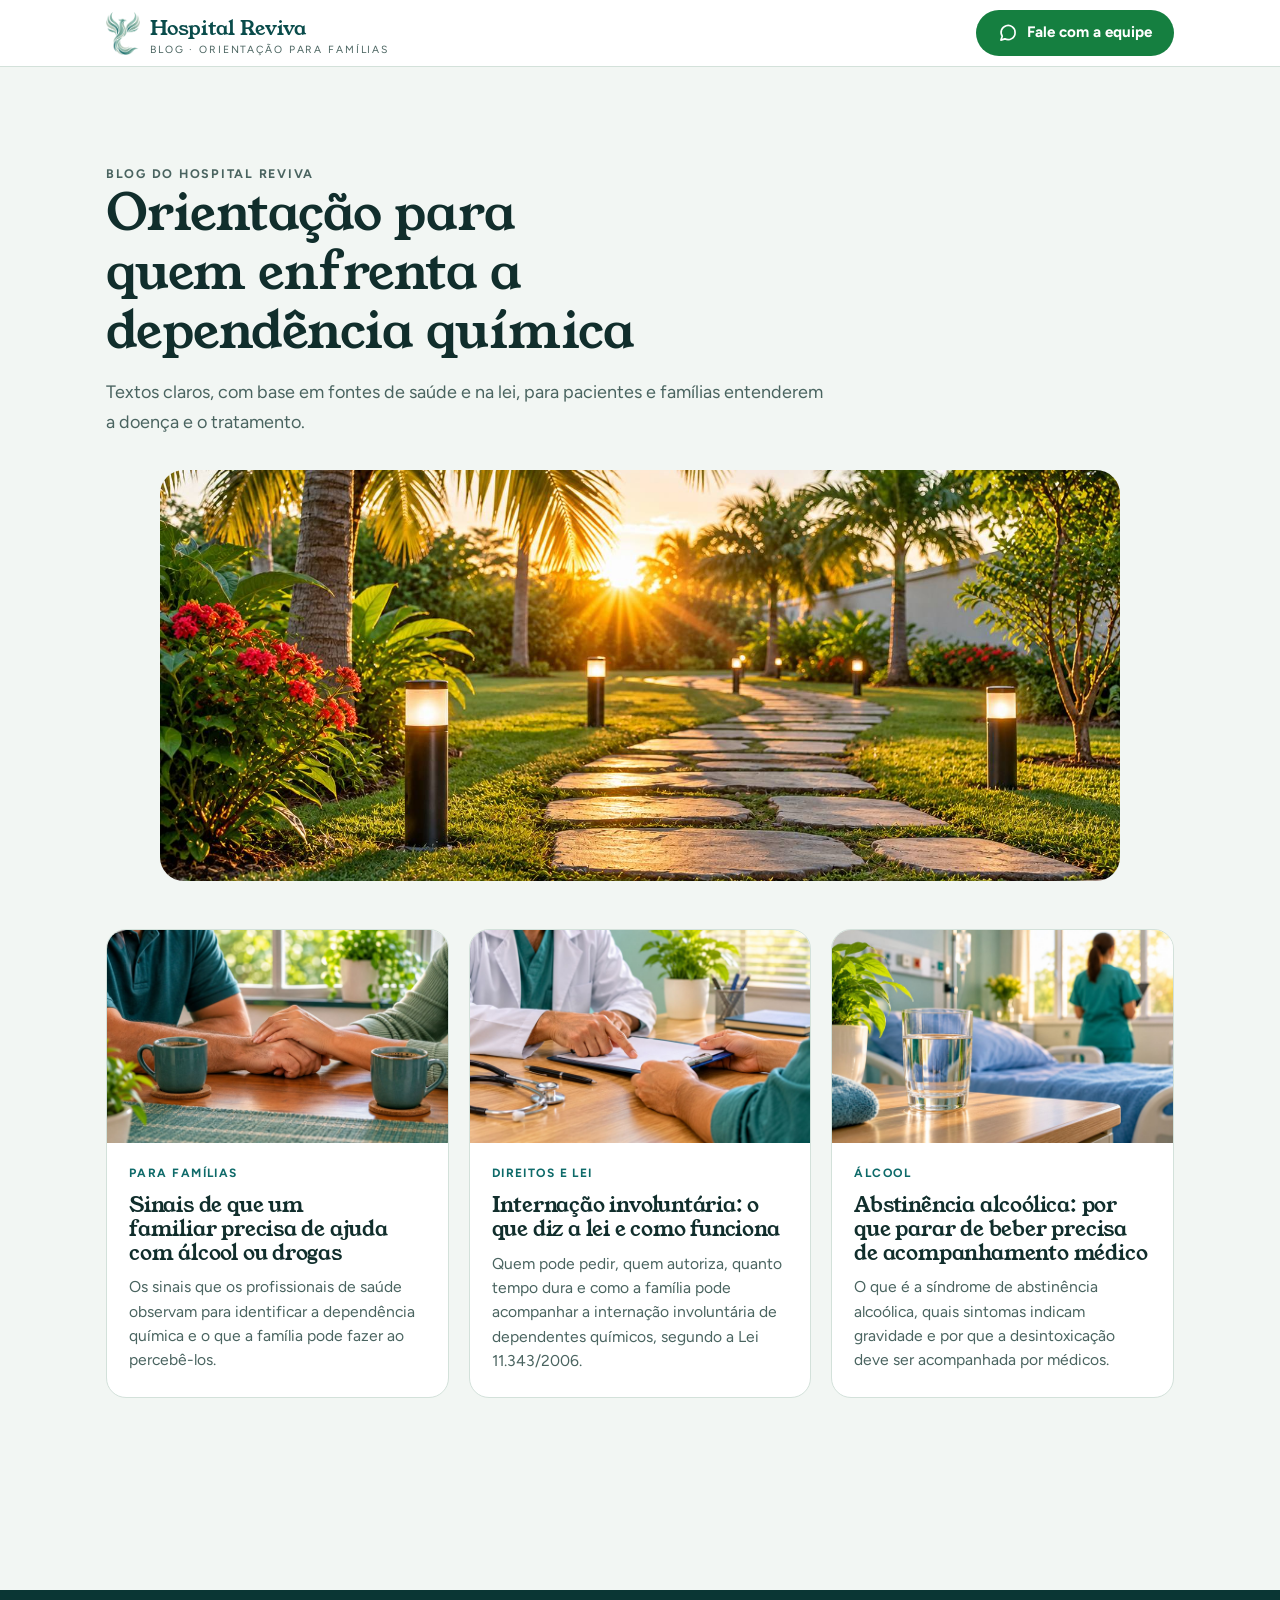
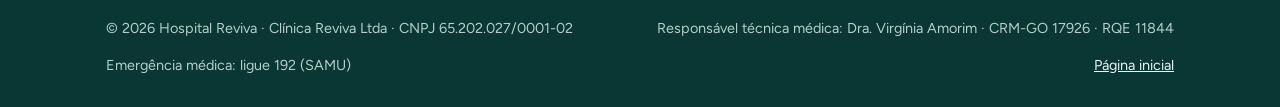
<file: blog/index.html>
<!doctype html>
<html lang="pt-BR">
<head>
<meta charset="utf-8">
<meta name="viewport" content="width=device-width, initial-scale=1, viewport-fit=cover">
<title>Blog do Hospital Reviva | Orientação sobre dependência química</title>
<meta name="description" content="Artigos sobre dependência química, alcoolismo e tratamento para pacientes e famílias, do Hospital Reviva em Anápolis-GO.">
<link rel="canonical" href="https://hospitalreviva.com.br/blog/">
<meta property="og:type" content="article">
<meta property="og:locale" content="pt_BR">
<meta property="og:title" content="Blog do Hospital Reviva | Orientação sobre dependência química">
<meta property="og:description" content="Artigos sobre dependência química, alcoolismo e tratamento para pacientes e famílias, do Hospital Reviva em Anápolis-GO.">
<meta property="og:image" content="https://hospitalreviva.com.br/img/og-capa.jpg">
<meta name="theme-color" content="#0D4442">
<link rel="icon" type="image/png" sizes="32x32" href="../img/favicon-32.png">
<link rel="apple-touch-icon" href="../img/apple-touch-icon.png">
<link rel="preconnect" href="https://fonts.googleapis.com">
<link rel="preconnect" href="https://fonts.gstatic.com" crossorigin>
<link rel="stylesheet" href="https://fonts.googleapis.com/css2?family=Young+Serif&family=Figtree:wght@400;500;600;700&display=swap">
<link rel="stylesheet" href="blog.css">
<script type="application/ld+json">{"@context": "https://schema.org", "@type": "Blog", "name": "Blog do Hospital Reviva", "url": "https://hospitalreviva.com.br/blog/", "inLanguage": "pt-BR", "publisher": {"@type": "Organization", "name": "Hospital Reviva"}}</script>
</head>
<body>
<header class="nav"><div class="wrap">
  <a class="brand" href="../"><img src="../img/fenix.png" alt="" width="34" height="43"><span><strong>Hospital Reviva</strong><small>Blog · Orientação para famílias</small></span></a>
  <a class="btn btn-wa" href="https://wa.me/5562992260937?text=Ol%C3%A1!%20Vim%20pelo%20blog%20do%20Hospital%20Reviva%20e%20gostaria%20de%20orienta%C3%A7%C3%A3o." target="_blank" rel="noopener" data-wa="blog-header"><svg viewBox="0 0 24 24" aria-hidden="true"><path fill="none" stroke="currentColor" stroke-width="2" stroke-linecap="round" stroke-linejoin="round" d="M20.5 11.6a8.4 8.4 0 0 1-12.3 7.4L3.5 20.5l1.6-4.5A8.4 8.4 0 1 1 20.5 11.6Z"/></svg><span>Fale<span class="long"> com a equipe</span></span></a>
</div></header>
<main>
<section class="blog-hero"><div class="wrap">
  <p class="eyebrow">Blog do Hospital Reviva</p>
  <h1>Orientação para quem enfrenta a dependência química</h1>
  <p>Textos claros, com base em fontes de saúde e na lei, para pacientes e famílias entenderem a doença e o tratamento.</p>
  <figure class="cover"><img src="../img/blog-caminho.jpg" alt="Caminho de pedras em um jardim com palmeiras ao pôr do sol" width="1600" height="900"></figure>
</div></section>
<section><div class="wrap"><div class="posts"><a class="post" href="sinais-de-dependencia-quimica.html"><img src="../img/blog-sinais.jpg" alt="" loading="lazy" width="1600" height="900">
  <div><span class="tag">Para famílias</span><h2>Sinais de que um familiar precisa de ajuda com álcool ou drogas</h2><p>Os sinais que os profissionais de saúde observam para identificar a dependência química e o que a família pode fazer ao percebê-los.</p></div></a><a class="post" href="internacao-involuntaria-o-que-diz-a-lei.html"><img src="../img/blog-internacao.jpg" alt="" loading="lazy" width="1600" height="900">
  <div><span class="tag">Direitos e lei</span><h2>Internação involuntária: o que diz a lei e como funciona</h2><p>Quem pode pedir, quem autoriza, quanto tempo dura e como a família pode acompanhar a internação involuntária de dependentes químicos, segundo a Lei 11.343/2006.</p></div></a><a class="post" href="abstinencia-alcoolica-acompanhamento-medico.html"><img src="../img/blog-abstinencia.jpg" alt="" loading="lazy" width="1600" height="900">
  <div><span class="tag">Álcool</span><h2>Abstinência alcoólica: por que parar de beber precisa de acompanhamento médico</h2><p>O que é a síndrome de abstinência alcoólica, quais sintomas indicam gravidade e por que a desintoxicação deve ser acompanhada por médicos.</p></div></a></div></div></section>
</main>
<footer><div class="wrap">
  <span>© 2026 Hospital Reviva · Clínica Reviva Ltda · CNPJ 65.202.027/0001-02</span>
  <span>Responsável técnica médica: Dra. Virgínia Amorim · CRM-GO 17926 · RQE 11844</span>
  <span>Emergência médica: ligue 192 (SAMU)</span>
  <a href="../">Página inicial</a>
</div></footer>
<script>
document.querySelectorAll('[data-wa]').forEach(function(a){a.addEventListener('click',function(){
  try{(window.dataLayer=window.dataLayer||[]).push({event:'whatsapp_click',posicao:a.getAttribute('data-wa')});}catch(_){}
  try{if(window.fbq)window.fbq('track','Contact',{posicao:a.getAttribute('data-wa')});}catch(_){}
});});
</script>
</body>
</html>
</file>
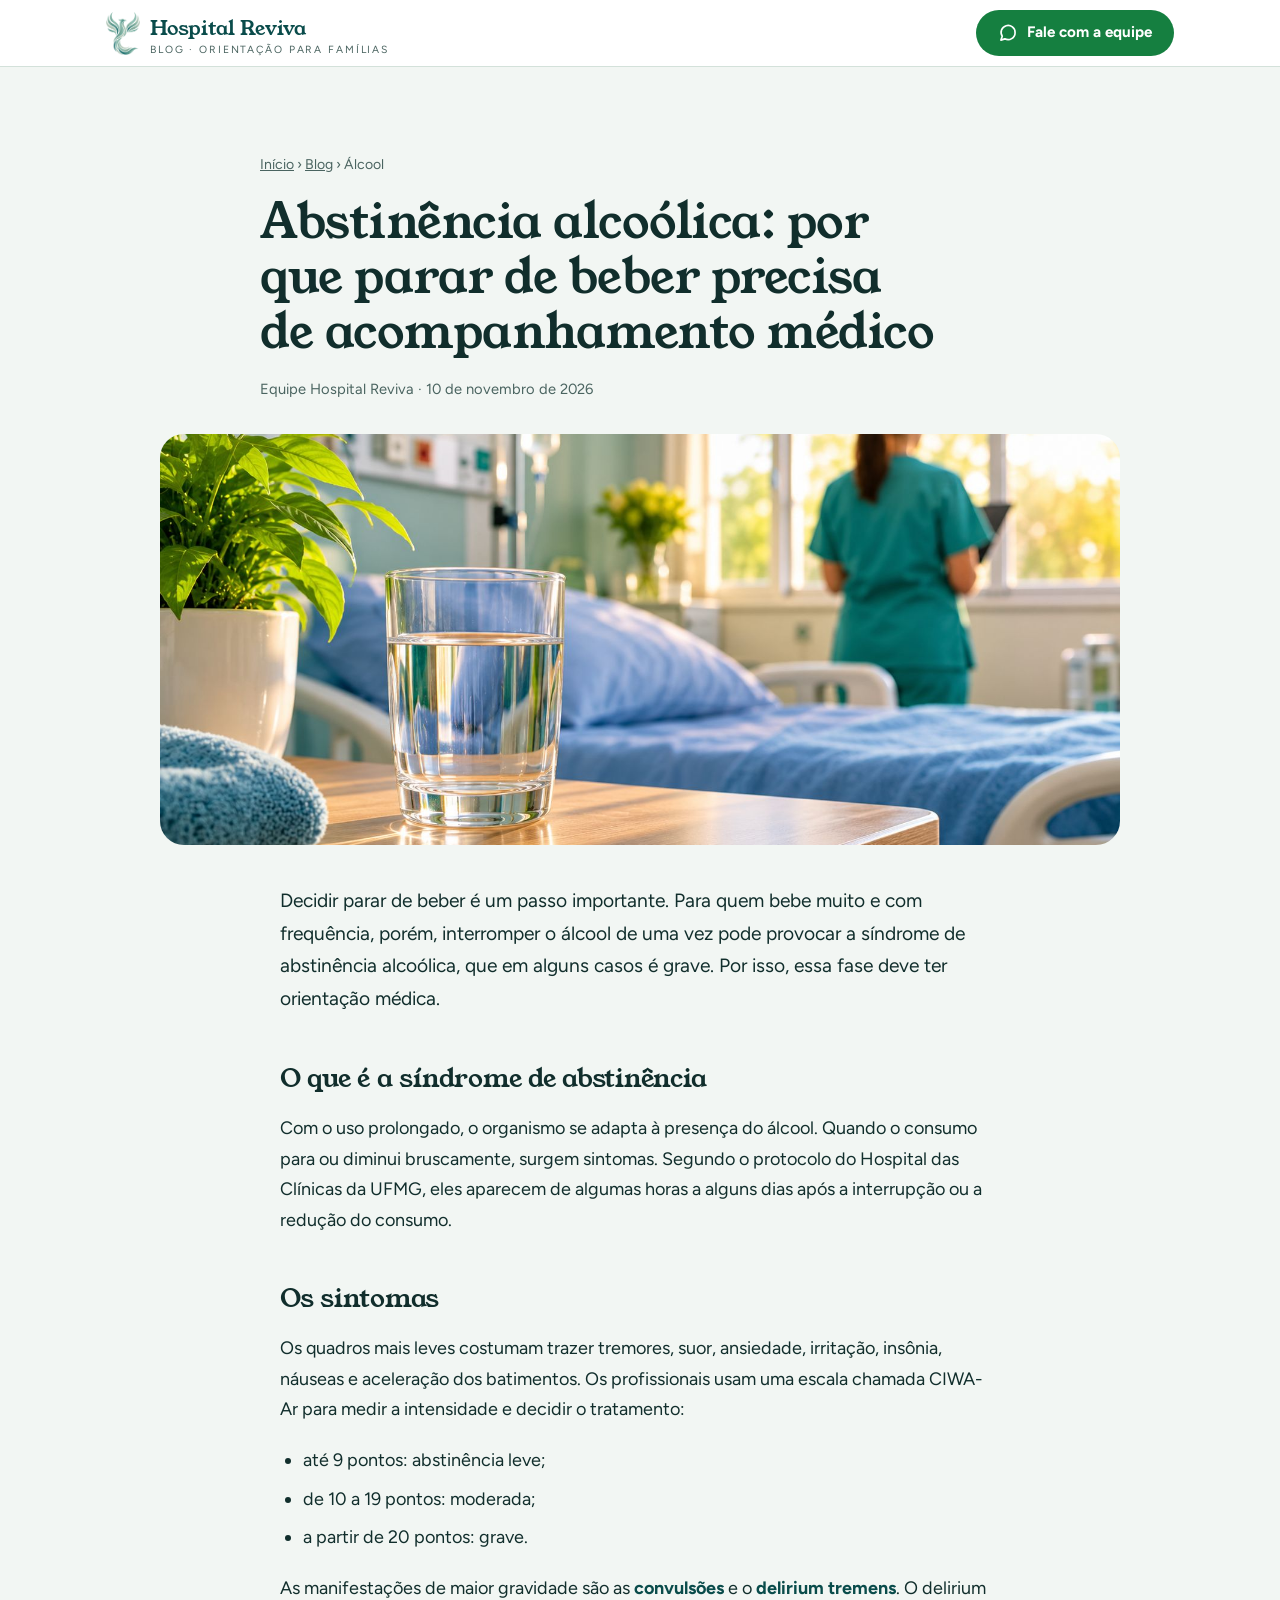
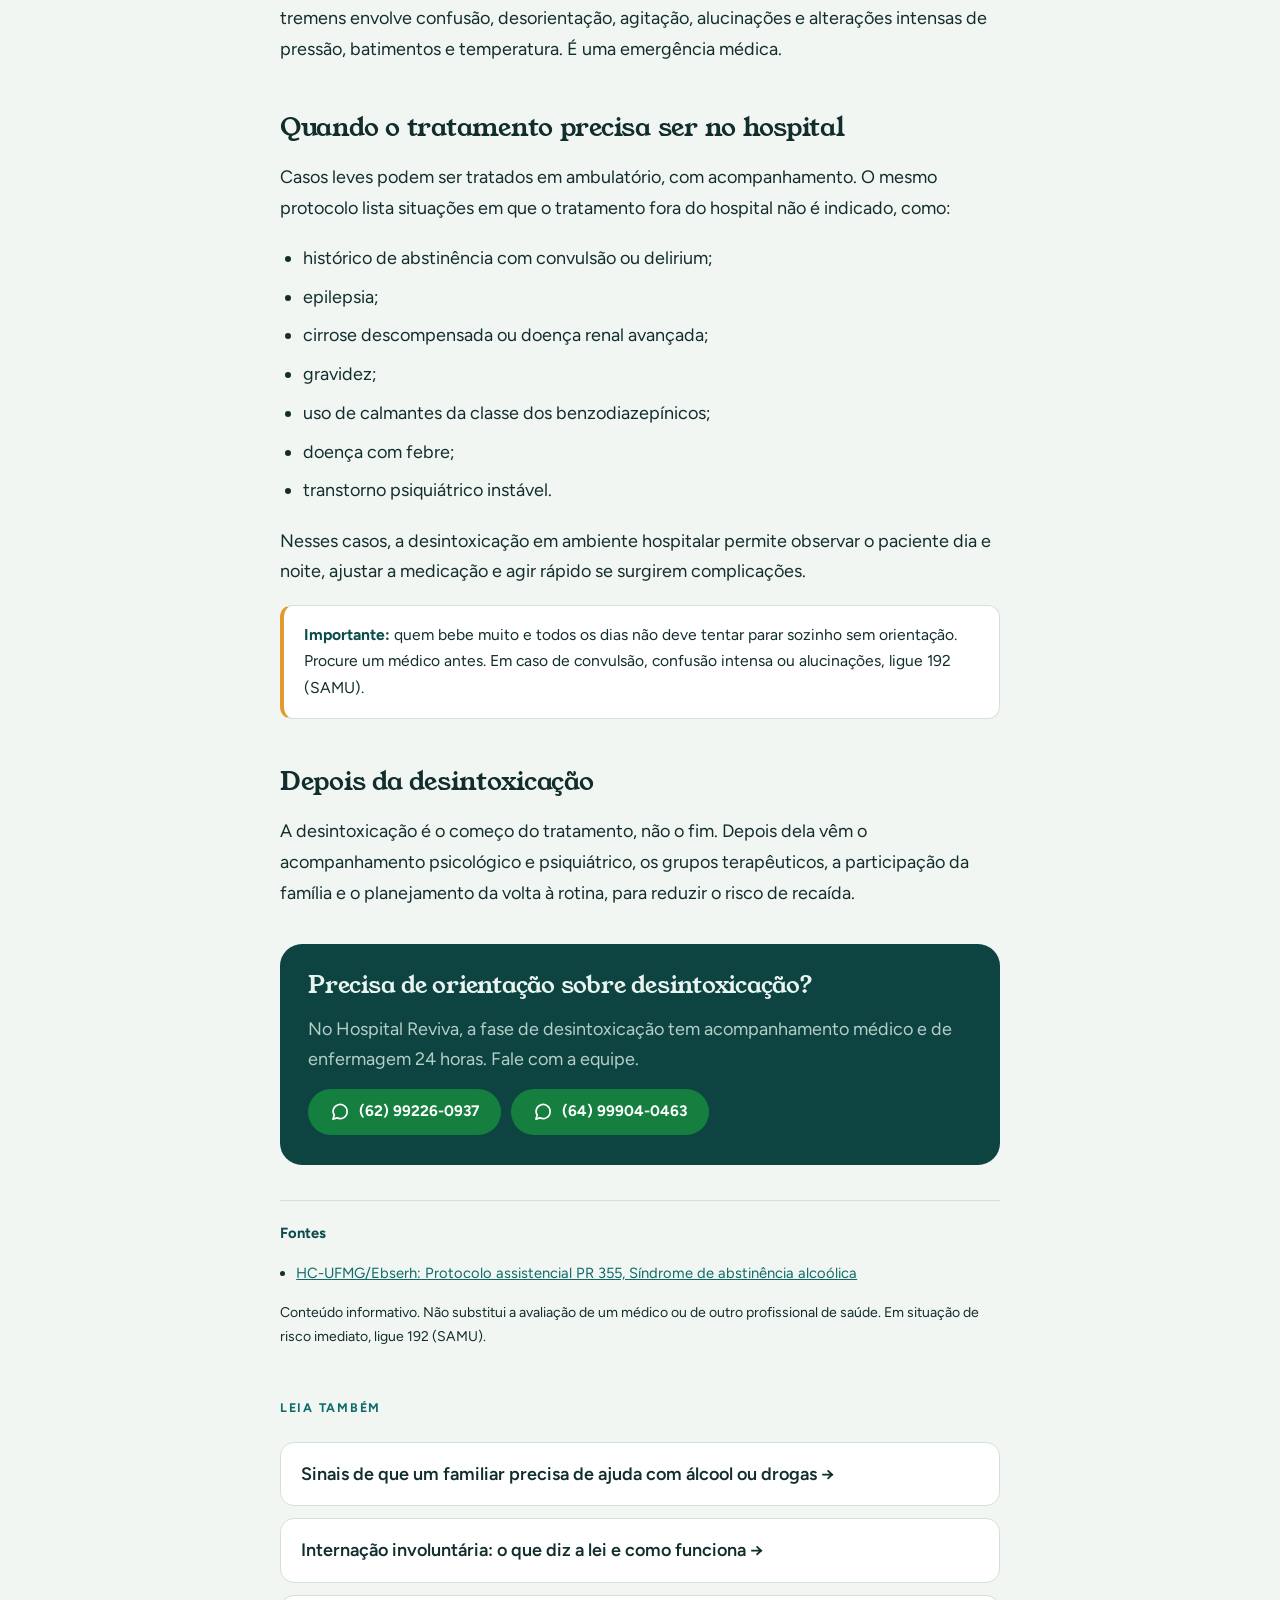
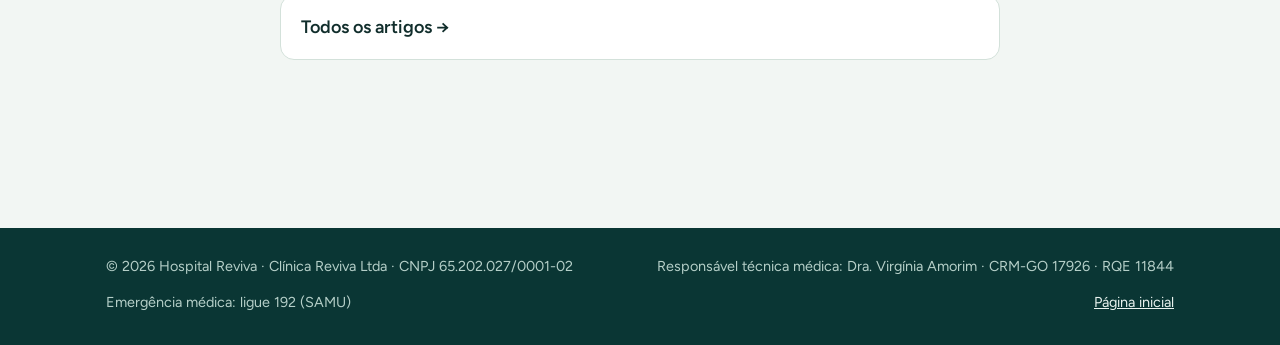
<file: blog/abstinencia-alcoolica-acompanhamento-medico.html>
<!doctype html>
<html lang="pt-BR">
<head>
<meta charset="utf-8">
<meta name="viewport" content="width=device-width, initial-scale=1, viewport-fit=cover">
<title>Abstinência alcoólica: por que parar de beber precisa de acompanhamento médico | Hospital Reviva</title>
<meta name="description" content="O que é a síndrome de abstinência alcoólica, quais sintomas indicam gravidade e por que a desintoxicação deve ser acompanhada por médicos.">
<link rel="canonical" href="https://hospitalreviva.com.br/blog/abstinencia-alcoolica-acompanhamento-medico.html">
<meta property="og:type" content="article">
<meta property="og:locale" content="pt_BR">
<meta property="og:title" content="Abstinência alcoólica: por que parar de beber precisa de acompanhamento médico | Hospital Reviva">
<meta property="og:description" content="O que é a síndrome de abstinência alcoólica, quais sintomas indicam gravidade e por que a desintoxicação deve ser acompanhada por médicos.">
<meta property="og:image" content="https://hospitalreviva.com.br/img/blog-abstinencia.jpg">
<meta name="theme-color" content="#0D4442">
<link rel="icon" type="image/png" sizes="32x32" href="../img/favicon-32.png">
<link rel="apple-touch-icon" href="../img/apple-touch-icon.png">
<link rel="preconnect" href="https://fonts.googleapis.com">
<link rel="preconnect" href="https://fonts.gstatic.com" crossorigin>
<link rel="stylesheet" href="https://fonts.googleapis.com/css2?family=Young+Serif&family=Figtree:wght@400;500;600;700&display=swap">
<link rel="stylesheet" href="blog.css">
<script type="application/ld+json">{"@context": "https://schema.org", "@type": "Article", "headline": "Abstinência alcoólica: por que parar de beber precisa de acompanhamento médico", "description": "O que é a síndrome de abstinência alcoólica, quais sintomas indicam gravidade e por que a desintoxicação deve ser acompanhada por médicos.", "datePublished": "2026-11-10", "dateModified": "2026-11-10", "inLanguage": "pt-BR", "image": "https://hospitalreviva.com.br/img/blog-abstinencia.jpg", "mainEntityOfPage": "https://hospitalreviva.com.br/blog/abstinencia-alcoolica-acompanhamento-medico.html", "author": {"@type": "Organization", "name": "Hospital Reviva"}, "publisher": {"@type": "Organization", "name": "Hospital Reviva", "logo": {"@type": "ImageObject", "url": "https://hospitalreviva.com.br/img/fenix.png"}}}</script>
</head>
<body>
<header class="nav"><div class="wrap">
  <a class="brand" href="../"><img src="../img/fenix.png" alt="" width="34" height="43"><span><strong>Hospital Reviva</strong><small>Blog · Orientação para famílias</small></span></a>
  <a class="btn btn-wa" href="https://wa.me/5562992260937?text=Ol%C3%A1!%20Vim%20pelo%20blog%20do%20Hospital%20Reviva%20e%20gostaria%20de%20orienta%C3%A7%C3%A3o." target="_blank" rel="noopener" data-wa="blog-header"><svg viewBox="0 0 24 24" aria-hidden="true"><path fill="none" stroke="currentColor" stroke-width="2" stroke-linecap="round" stroke-linejoin="round" d="M20.5 11.6a8.4 8.4 0 0 1-12.3 7.4L3.5 20.5l1.6-4.5A8.4 8.4 0 1 1 20.5 11.6Z"/></svg><span>Fale<span class="long"> com a equipe</span></span></a>
</div></header>
<main>
<article class="article">
  <div class="wrap">
    <div class="head">
      <p class="crumbs"><a href="../">Início</a> › <a href="index.html">Blog</a> › Álcool</p>
      <h1>Abstinência alcoólica: por que parar de beber precisa de acompanhamento médico</h1>
      <p class="meta">Equipe Hospital Reviva · 10 de novembro de 2026</p>
    </div>
    <figure class="cover"><img src="../img/blog-abstinencia.jpg" alt="Copo de água sobre a mesa de cabeceira de um quarto hospitalar iluminado pelo sol" width="1600" height="900"></figure>
    <div class="prose">

<p class="lead">Decidir parar de beber é um passo importante. Para quem bebe muito e com frequência, porém, interromper o álcool de uma vez pode provocar a síndrome de abstinência alcoólica, que em alguns casos é grave. Por isso, essa fase deve ter orientação médica.</p>

<h2>O que é a síndrome de abstinência</h2>
<p>Com o uso prolongado, o organismo se adapta à presença do álcool. Quando o consumo para ou diminui bruscamente, surgem sintomas. Segundo o protocolo do Hospital das Clínicas da UFMG, eles aparecem de algumas horas a alguns dias após a interrupção ou a redução do consumo.</p>

<h2>Os sintomas</h2>
<p>Os quadros mais leves costumam trazer tremores, suor, ansiedade, irritação, insônia, náuseas e aceleração dos batimentos. Os profissionais usam uma escala chamada CIWA-Ar para medir a intensidade e decidir o tratamento:</p>
<ul>
  <li>até 9 pontos: abstinência leve;</li>
  <li>de 10 a 19 pontos: moderada;</li>
  <li>a partir de 20 pontos: grave.</li>
</ul>
<p>As manifestações de maior gravidade são as <strong>convulsões</strong> e o <strong>delirium tremens</strong>. O delirium tremens envolve confusão, desorientação, agitação, alucinações e alterações intensas de pressão, batimentos e temperatura. É uma emergência médica.</p>

<h2>Quando o tratamento precisa ser no hospital</h2>
<p>Casos leves podem ser tratados em ambulatório, com acompanhamento. O mesmo protocolo lista situações em que o tratamento fora do hospital não é indicado, como:</p>
<ul>
  <li>histórico de abstinência com convulsão ou delirium;</li>
  <li>epilepsia;</li>
  <li>cirrose descompensada ou doença renal avançada;</li>
  <li>gravidez;</li>
  <li>uso de calmantes da classe dos benzodiazepínicos;</li>
  <li>doença com febre;</li>
  <li>transtorno psiquiátrico instável.</li>
</ul>
<p>Nesses casos, a desintoxicação em ambiente hospitalar permite observar o paciente dia e noite, ajustar a medicação e agir rápido se surgirem complicações.</p>

<div class="note"><strong>Importante:</strong> quem bebe muito e todos os dias não deve tentar parar sozinho sem orientação. Procure um médico antes. Em caso de convulsão, confusão intensa ou alucinações, ligue 192 (SAMU).</div>

<h2>Depois da desintoxicação</h2>
<p>A desintoxicação é o começo do tratamento, não o fim. Depois dela vêm o acompanhamento psicológico e psiquiátrico, os grupos terapêuticos, a participação da família e o planejamento da volta à rotina, para reduzir o risco de recaída.</p>

<div class="cta">
  <h2>Precisa de orientação sobre desintoxicação?</h2>
  <p>No Hospital Reviva, a fase de desintoxicação tem acompanhamento médico e de enfermagem 24 horas. Fale com a equipe.</p>
  <div class="row">
    <a class="btn btn-wa" href="https://wa.me/5562992260937?text=Ol%C3%A1!%20Vim%20pelo%20blog%20do%20Hospital%20Reviva%20e%20gostaria%20de%20orienta%C3%A7%C3%A3o." target="_blank" rel="noopener" data-wa="artigo-abstinencia-1"><svg viewBox="0 0 24 24" aria-hidden="true"><path fill="none" stroke="currentColor" stroke-width="2" stroke-linecap="round" stroke-linejoin="round" d="M20.5 11.6a8.4 8.4 0 0 1-12.3 7.4L3.5 20.5l1.6-4.5A8.4 8.4 0 1 1 20.5 11.6Z"/></svg> (62) 99226-0937</a>
    <a class="btn btn-wa" href="https://wa.me/5564999040463?text=Ol%C3%A1!%20Vim%20pelo%20blog%20do%20Hospital%20Reviva%20e%20gostaria%20de%20orienta%C3%A7%C3%A3o." target="_blank" rel="noopener" data-wa="artigo-abstinencia-2"><svg viewBox="0 0 24 24" aria-hidden="true"><path fill="none" stroke="currentColor" stroke-width="2" stroke-linecap="round" stroke-linejoin="round" d="M20.5 11.6a8.4 8.4 0 0 1-12.3 7.4L3.5 20.5l1.6-4.5A8.4 8.4 0 1 1 20.5 11.6Z"/></svg> (64) 99904-0463</a>
  </div>
</div>

      <div class="sources"><strong>Fontes</strong><ul><li><a href="https://www.gov.br/hubrasil/pt-br/hospitais-universitarios/regiao-sudeste/hc-ufmg/saude/protocolos-assistenciais-hc-ufmg-ebserh/PR_355_Sindrome_abstinencia_alcoolica_V01.pdf" target="_blank" rel="noopener">HC-UFMG/Ebserh: Protocolo assistencial PR 355, Síndrome de abstinência alcoólica</a></li></ul><p class="disclaimer">Conteúdo informativo. Não substitui a avaliação de um médico ou de outro profissional de saúde. Em situação de risco imediato, ligue 192 (SAMU).</p></div>
    </div>
    <nav class="more" aria-label="Outros artigos"><p class="eyebrow">Leia também</p><a href="sinais-de-dependencia-quimica.html">Sinais de que um familiar precisa de ajuda com álcool ou drogas →</a><a href="internacao-involuntaria-o-que-diz-a-lei.html">Internação involuntária: o que diz a lei e como funciona →</a><a href="index.html">Todos os artigos →</a></nav>
  </div>
</article>
</main>
<footer><div class="wrap">
  <span>© 2026 Hospital Reviva · Clínica Reviva Ltda · CNPJ 65.202.027/0001-02</span>
  <span>Responsável técnica médica: Dra. Virgínia Amorim · CRM-GO 17926 · RQE 11844</span>
  <span>Emergência médica: ligue 192 (SAMU)</span>
  <a href="../">Página inicial</a>
</div></footer>
<script>
document.querySelectorAll('[data-wa]').forEach(function(a){a.addEventListener('click',function(){
  try{(window.dataLayer=window.dataLayer||[]).push({event:'whatsapp_click',posicao:a.getAttribute('data-wa')});}catch(_){}
  try{if(window.fbq)window.fbq('track','Contact',{posicao:a.getAttribute('data-wa')});}catch(_){}
});});
</script>
</body>
</html>
</file>
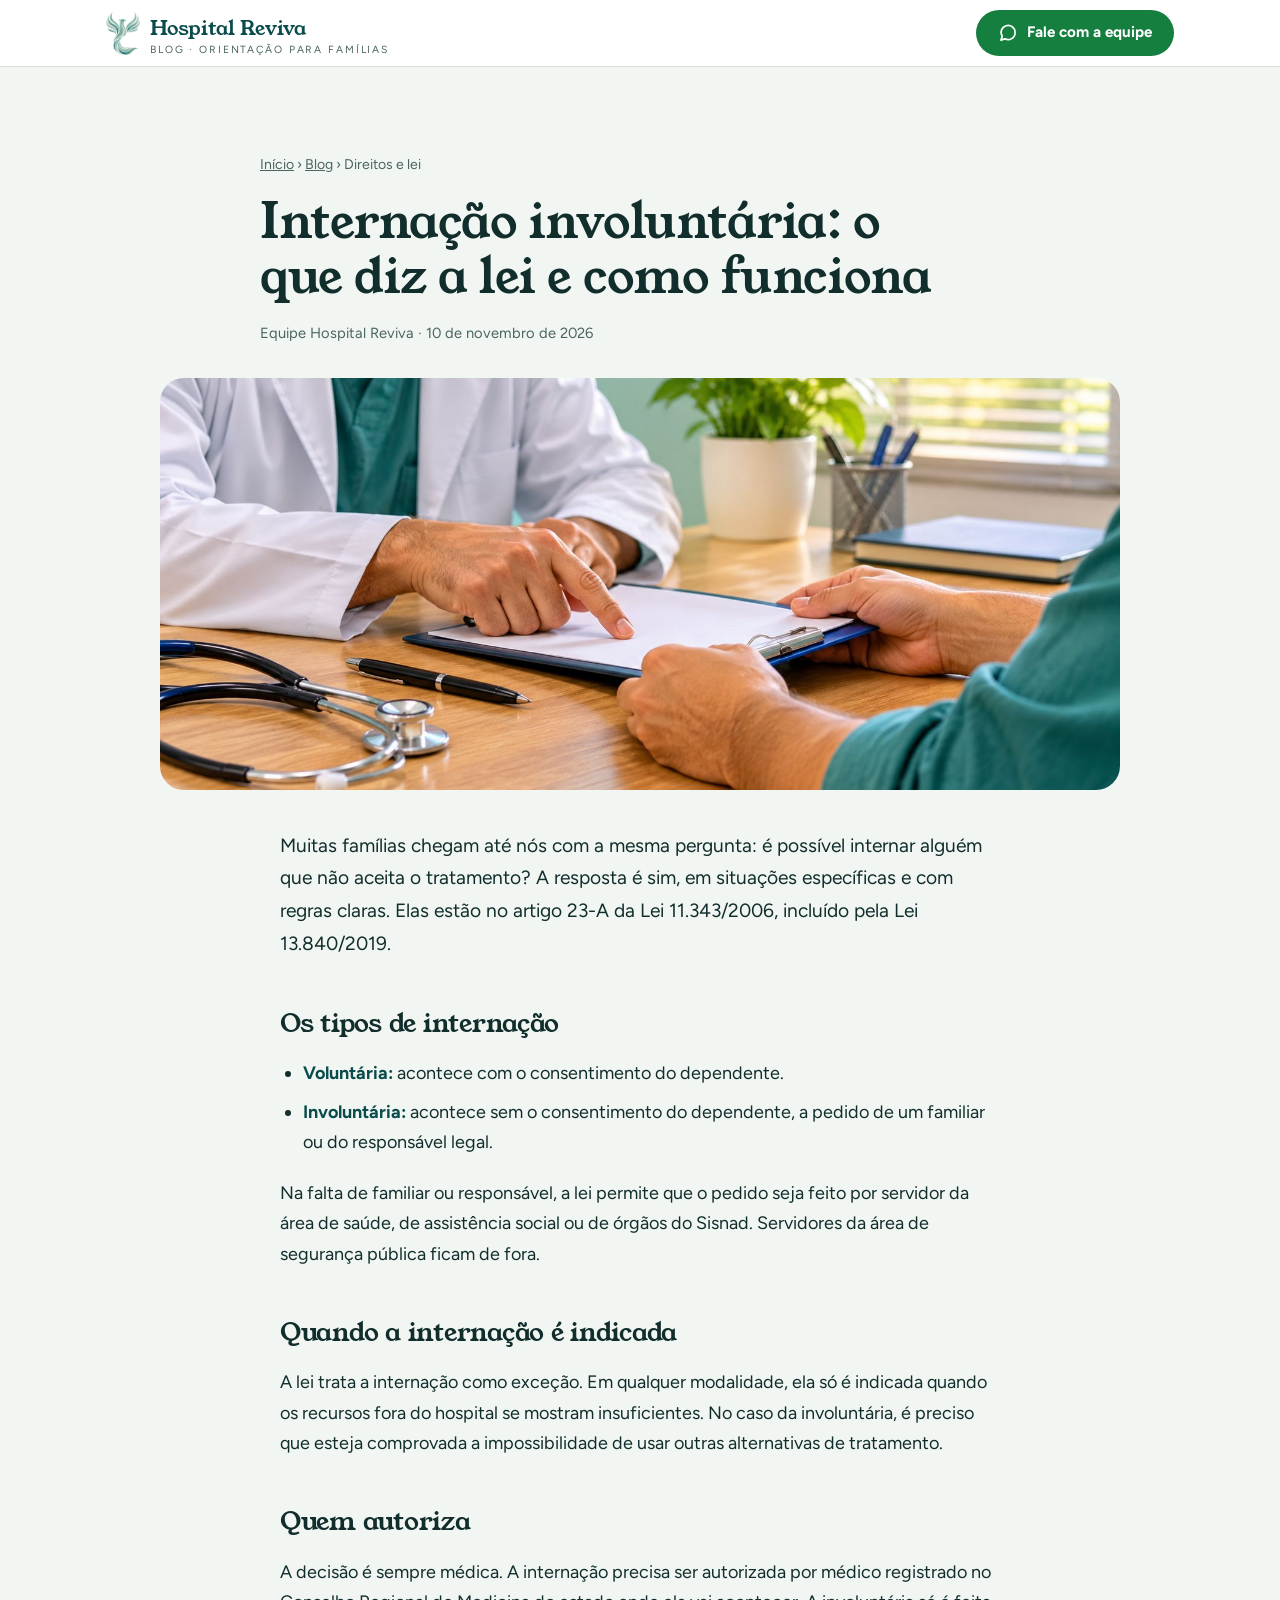
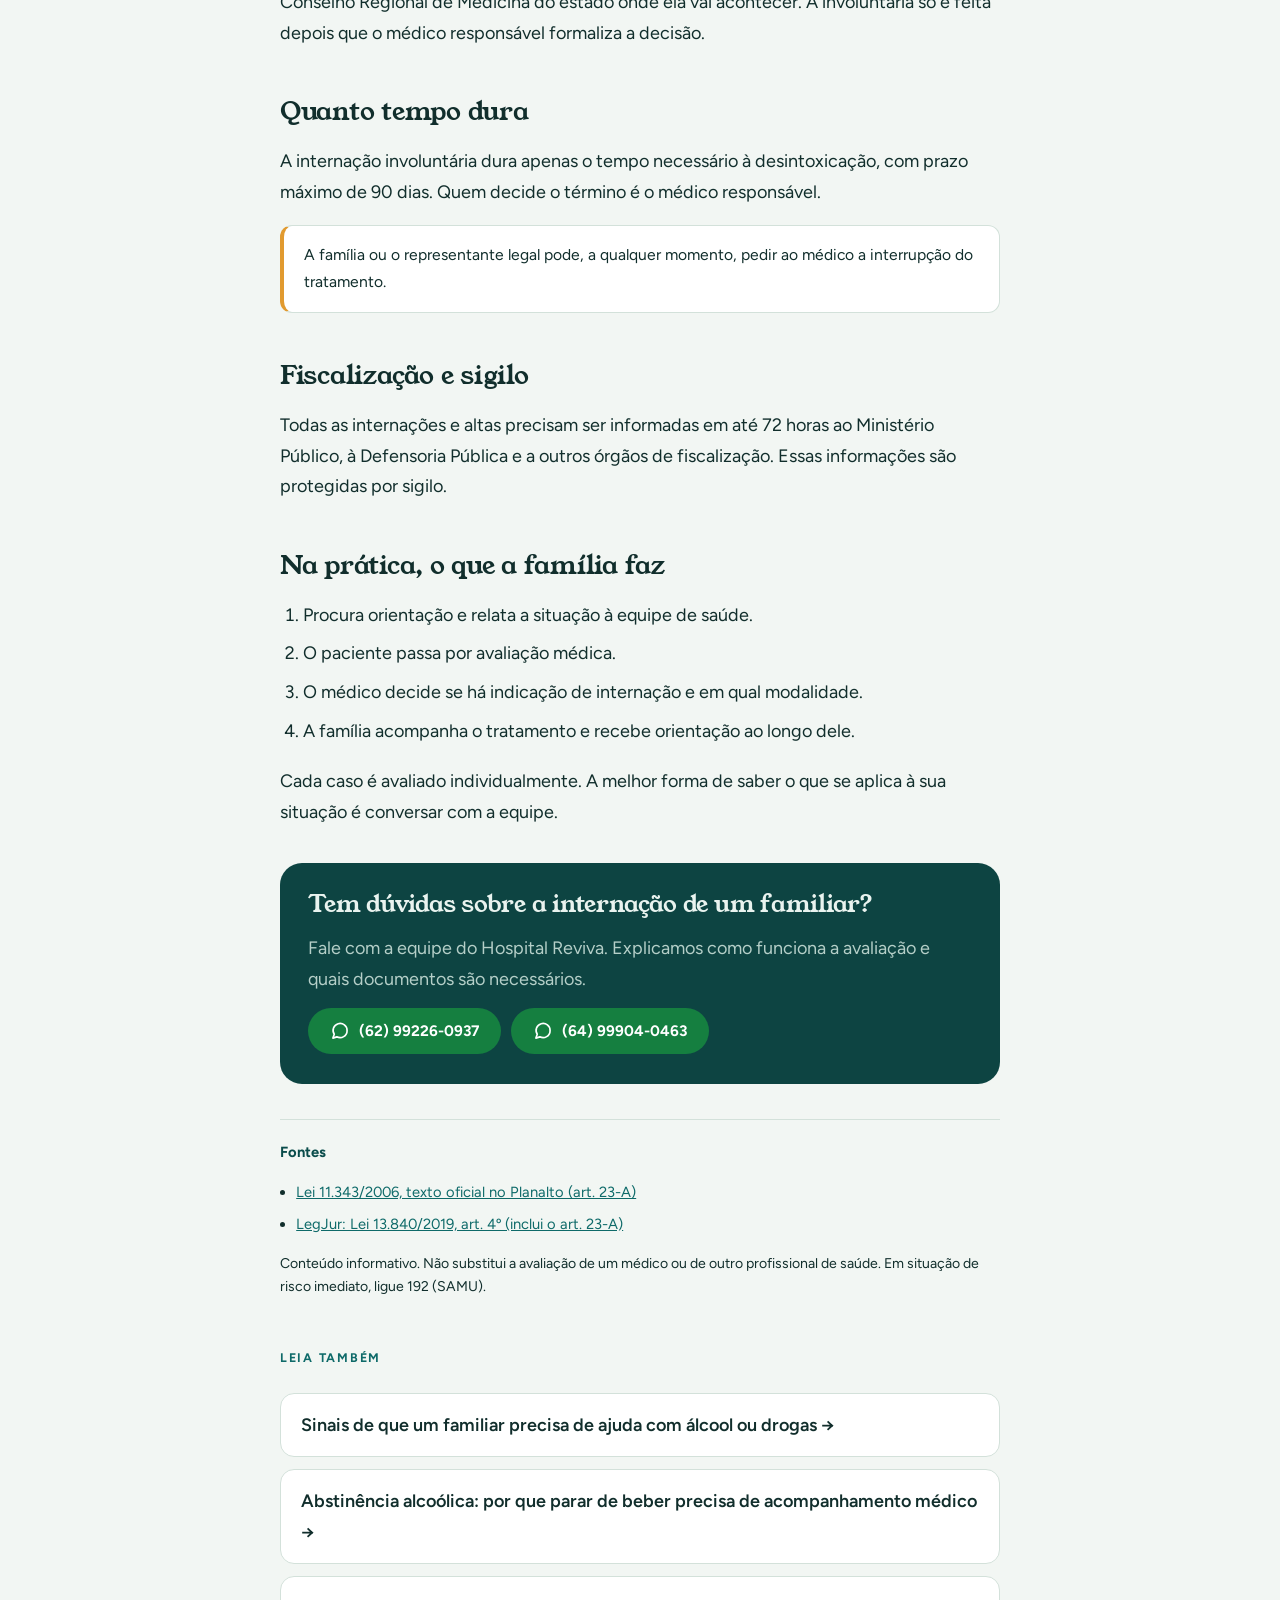
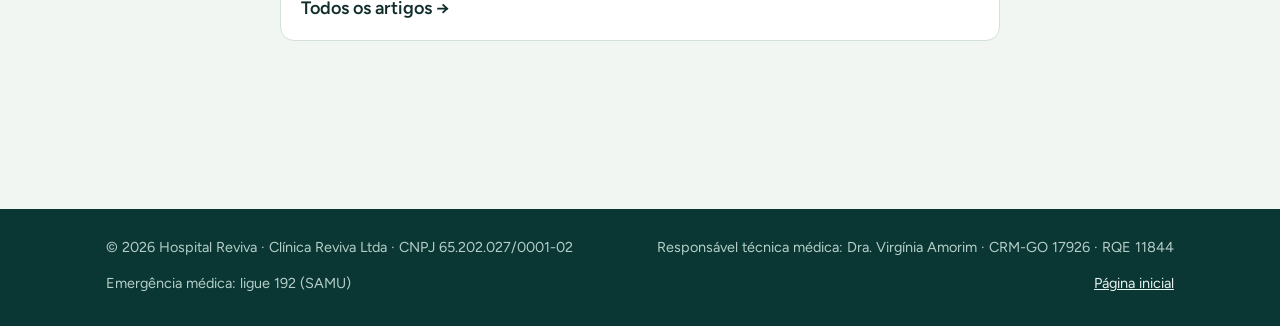
<file: blog/internacao-involuntaria-o-que-diz-a-lei.html>
<!doctype html>
<html lang="pt-BR">
<head>
<meta charset="utf-8">
<meta name="viewport" content="width=device-width, initial-scale=1, viewport-fit=cover">
<title>Internação involuntária: o que diz a lei e como funciona | Hospital Reviva</title>
<meta name="description" content="Quem pode pedir, quem autoriza, quanto tempo dura e como a família pode acompanhar a internação involuntária de dependentes químicos, segundo a Lei 11.343/2006.">
<link rel="canonical" href="https://hospitalreviva.com.br/blog/internacao-involuntaria-o-que-diz-a-lei.html">
<meta property="og:type" content="article">
<meta property="og:locale" content="pt_BR">
<meta property="og:title" content="Internação involuntária: o que diz a lei e como funciona | Hospital Reviva">
<meta property="og:description" content="Quem pode pedir, quem autoriza, quanto tempo dura e como a família pode acompanhar a internação involuntária de dependentes químicos, segundo a Lei 11.343/2006.">
<meta property="og:image" content="https://hospitalreviva.com.br/img/blog-internacao.jpg">
<meta name="theme-color" content="#0D4442">
<link rel="icon" type="image/png" sizes="32x32" href="../img/favicon-32.png">
<link rel="apple-touch-icon" href="../img/apple-touch-icon.png">
<link rel="preconnect" href="https://fonts.googleapis.com">
<link rel="preconnect" href="https://fonts.gstatic.com" crossorigin>
<link rel="stylesheet" href="https://fonts.googleapis.com/css2?family=Young+Serif&family=Figtree:wght@400;500;600;700&display=swap">
<link rel="stylesheet" href="blog.css">
<script type="application/ld+json">{"@context": "https://schema.org", "@type": "Article", "headline": "Internação involuntária: o que diz a lei e como funciona", "description": "Quem pode pedir, quem autoriza, quanto tempo dura e como a família pode acompanhar a internação involuntária de dependentes químicos, segundo a Lei 11.343/2006.", "datePublished": "2026-11-10", "dateModified": "2026-11-10", "inLanguage": "pt-BR", "image": "https://hospitalreviva.com.br/img/blog-internacao.jpg", "mainEntityOfPage": "https://hospitalreviva.com.br/blog/internacao-involuntaria-o-que-diz-a-lei.html", "author": {"@type": "Organization", "name": "Hospital Reviva"}, "publisher": {"@type": "Organization", "name": "Hospital Reviva", "logo": {"@type": "ImageObject", "url": "https://hospitalreviva.com.br/img/fenix.png"}}}</script>
</head>
<body>
<header class="nav"><div class="wrap">
  <a class="brand" href="../"><img src="../img/fenix.png" alt="" width="34" height="43"><span><strong>Hospital Reviva</strong><small>Blog · Orientação para famílias</small></span></a>
  <a class="btn btn-wa" href="https://wa.me/5562992260937?text=Ol%C3%A1!%20Vim%20pelo%20blog%20do%20Hospital%20Reviva%20e%20gostaria%20de%20orienta%C3%A7%C3%A3o." target="_blank" rel="noopener" data-wa="blog-header"><svg viewBox="0 0 24 24" aria-hidden="true"><path fill="none" stroke="currentColor" stroke-width="2" stroke-linecap="round" stroke-linejoin="round" d="M20.5 11.6a8.4 8.4 0 0 1-12.3 7.4L3.5 20.5l1.6-4.5A8.4 8.4 0 1 1 20.5 11.6Z"/></svg><span>Fale<span class="long"> com a equipe</span></span></a>
</div></header>
<main>
<article class="article">
  <div class="wrap">
    <div class="head">
      <p class="crumbs"><a href="../">Início</a> › <a href="index.html">Blog</a> › Direitos e lei</p>
      <h1>Internação involuntária: o que diz a lei e como funciona</h1>
      <p class="meta">Equipe Hospital Reviva · 10 de novembro de 2026</p>
    </div>
    <figure class="cover"><img src="../img/blog-internacao.jpg" alt="Profissional de saúde orienta um familiar sobre um documento em consultório" width="1600" height="900"></figure>
    <div class="prose">

<p class="lead">Muitas famílias chegam até nós com a mesma pergunta: é possível internar alguém que não aceita o tratamento? A resposta é sim, em situações específicas e com regras claras. Elas estão no artigo 23-A da Lei 11.343/2006, incluído pela Lei 13.840/2019.</p>

<h2>Os tipos de internação</h2>
<ul>
  <li><strong>Voluntária:</strong> acontece com o consentimento do dependente.</li>
  <li><strong>Involuntária:</strong> acontece sem o consentimento do dependente, a pedido de um familiar ou do responsável legal.</li>
</ul>
<p>Na falta de familiar ou responsável, a lei permite que o pedido seja feito por servidor da área de saúde, de assistência social ou de órgãos do Sisnad. Servidores da área de segurança pública ficam de fora.</p>

<h2>Quando a internação é indicada</h2>
<p>A lei trata a internação como exceção. Em qualquer modalidade, ela só é indicada quando os recursos fora do hospital se mostram insuficientes. No caso da involuntária, é preciso que esteja comprovada a impossibilidade de usar outras alternativas de tratamento.</p>

<h2>Quem autoriza</h2>
<p>A decisão é sempre médica. A internação precisa ser autorizada por médico registrado no Conselho Regional de Medicina do estado onde ela vai acontecer. A involuntária só é feita depois que o médico responsável formaliza a decisão.</p>

<h2>Quanto tempo dura</h2>
<p>A internação involuntária dura apenas o tempo necessário à desintoxicação, com prazo máximo de 90 dias. Quem decide o término é o médico responsável.</p>
<div class="note">A família ou o representante legal pode, a qualquer momento, pedir ao médico a interrupção do tratamento.</div>

<h2>Fiscalização e sigilo</h2>
<p>Todas as internações e altas precisam ser informadas em até 72 horas ao Ministério Público, à Defensoria Pública e a outros órgãos de fiscalização. Essas informações são protegidas por sigilo.</p>

<h2>Na prática, o que a família faz</h2>
<ol>
  <li>Procura orientação e relata a situação à equipe de saúde.</li>
  <li>O paciente passa por avaliação médica.</li>
  <li>O médico decide se há indicação de internação e em qual modalidade.</li>
  <li>A família acompanha o tratamento e recebe orientação ao longo dele.</li>
</ol>
<p>Cada caso é avaliado individualmente. A melhor forma de saber o que se aplica à sua situação é conversar com a equipe.</p>

<div class="cta">
  <h2>Tem dúvidas sobre a internação de um familiar?</h2>
  <p>Fale com a equipe do Hospital Reviva. Explicamos como funciona a avaliação e quais documentos são necessários.</p>
  <div class="row">
    <a class="btn btn-wa" href="https://wa.me/5562992260937?text=Ol%C3%A1!%20Vim%20pelo%20blog%20do%20Hospital%20Reviva%20e%20gostaria%20de%20orienta%C3%A7%C3%A3o." target="_blank" rel="noopener" data-wa="artigo-lei-1"><svg viewBox="0 0 24 24" aria-hidden="true"><path fill="none" stroke="currentColor" stroke-width="2" stroke-linecap="round" stroke-linejoin="round" d="M20.5 11.6a8.4 8.4 0 0 1-12.3 7.4L3.5 20.5l1.6-4.5A8.4 8.4 0 1 1 20.5 11.6Z"/></svg> (62) 99226-0937</a>
    <a class="btn btn-wa" href="https://wa.me/5564999040463?text=Ol%C3%A1!%20Vim%20pelo%20blog%20do%20Hospital%20Reviva%20e%20gostaria%20de%20orienta%C3%A7%C3%A3o." target="_blank" rel="noopener" data-wa="artigo-lei-2"><svg viewBox="0 0 24 24" aria-hidden="true"><path fill="none" stroke="currentColor" stroke-width="2" stroke-linecap="round" stroke-linejoin="round" d="M20.5 11.6a8.4 8.4 0 0 1-12.3 7.4L3.5 20.5l1.6-4.5A8.4 8.4 0 1 1 20.5 11.6Z"/></svg> (64) 99904-0463</a>
  </div>
</div>

      <div class="sources"><strong>Fontes</strong><ul><li><a href="https://www.planalto.gov.br/ccivil_03/_ato2004-2006/2006/lei/l11343.htm" target="_blank" rel="noopener">Lei 11.343/2006, texto oficial no Planalto (art. 23-A)</a></li><li><a href="https://www.legjur.com/legislacao/art/lei_00138402019-4" target="_blank" rel="noopener">LegJur: Lei 13.840/2019, art. 4º (inclui o art. 23-A)</a></li></ul><p class="disclaimer">Conteúdo informativo. Não substitui a avaliação de um médico ou de outro profissional de saúde. Em situação de risco imediato, ligue 192 (SAMU).</p></div>
    </div>
    <nav class="more" aria-label="Outros artigos"><p class="eyebrow">Leia também</p><a href="sinais-de-dependencia-quimica.html">Sinais de que um familiar precisa de ajuda com álcool ou drogas →</a><a href="abstinencia-alcoolica-acompanhamento-medico.html">Abstinência alcoólica: por que parar de beber precisa de acompanhamento médico →</a><a href="index.html">Todos os artigos →</a></nav>
  </div>
</article>
</main>
<footer><div class="wrap">
  <span>© 2026 Hospital Reviva · Clínica Reviva Ltda · CNPJ 65.202.027/0001-02</span>
  <span>Responsável técnica médica: Dra. Virgínia Amorim · CRM-GO 17926 · RQE 11844</span>
  <span>Emergência médica: ligue 192 (SAMU)</span>
  <a href="../">Página inicial</a>
</div></footer>
<script>
document.querySelectorAll('[data-wa]').forEach(function(a){a.addEventListener('click',function(){
  try{(window.dataLayer=window.dataLayer||[]).push({event:'whatsapp_click',posicao:a.getAttribute('data-wa')});}catch(_){}
  try{if(window.fbq)window.fbq('track','Contact',{posicao:a.getAttribute('data-wa')});}catch(_){}
});});
</script>
</body>
</html>
</file>
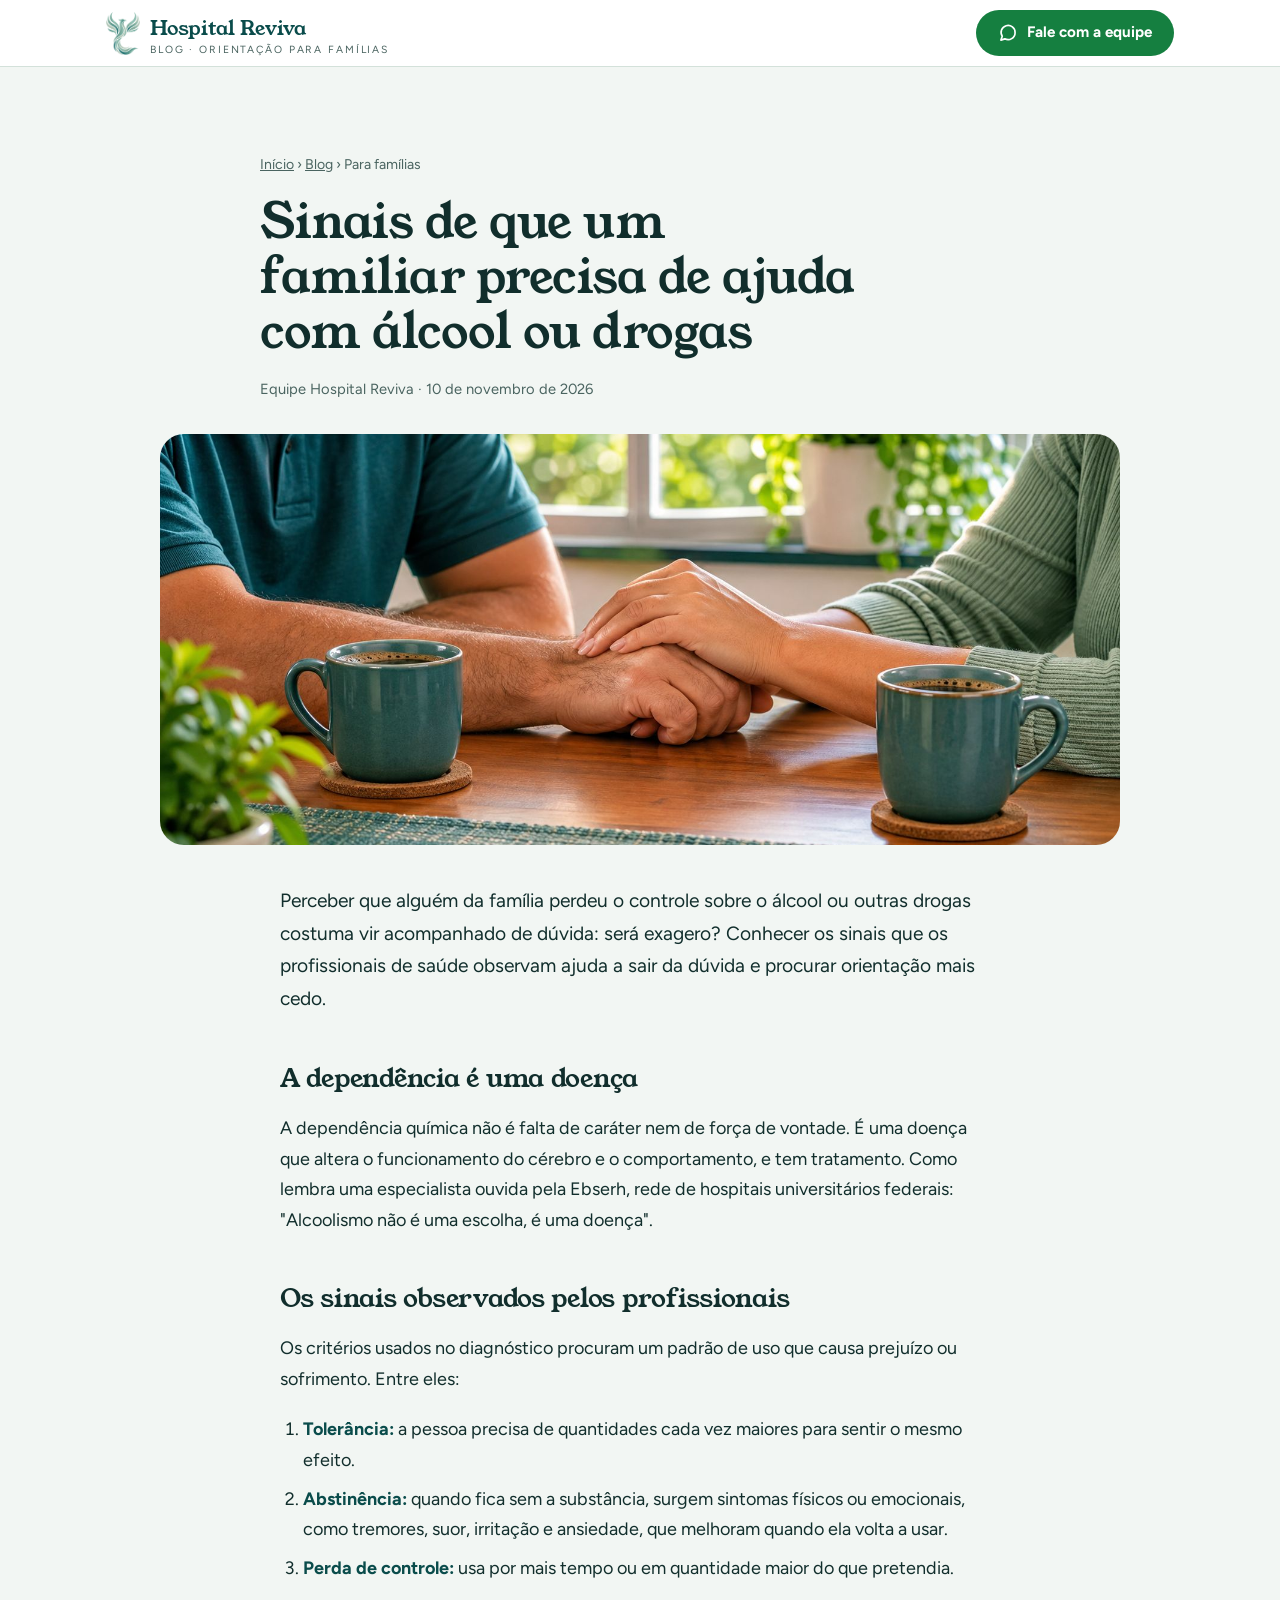
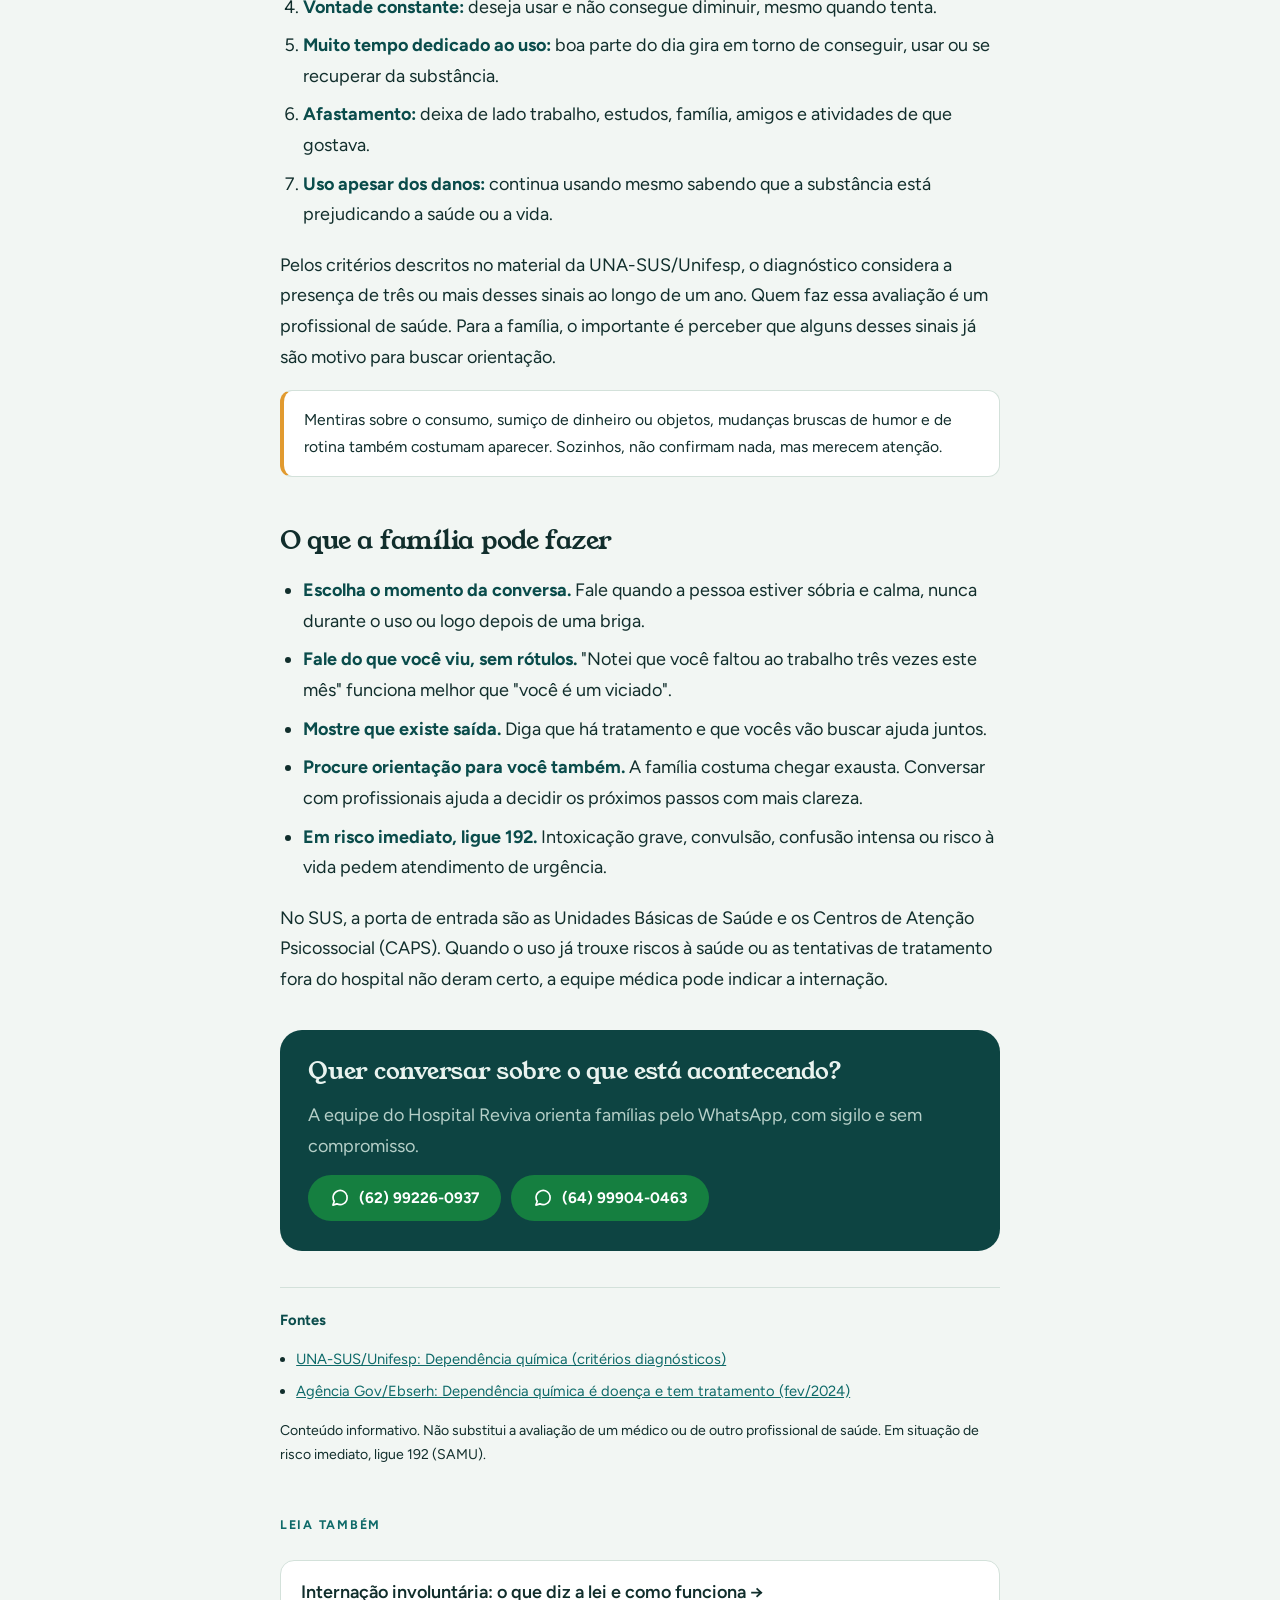
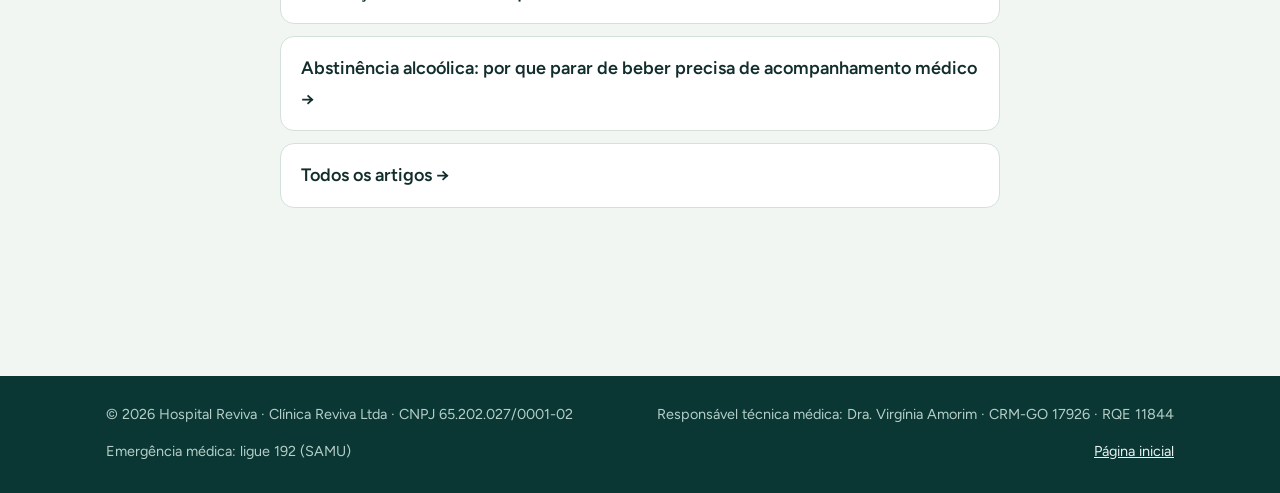
<file: blog/sinais-de-dependencia-quimica.html>
<!doctype html>
<html lang="pt-BR">
<head>
<meta charset="utf-8">
<meta name="viewport" content="width=device-width, initial-scale=1, viewport-fit=cover">
<title>Sinais de que um familiar precisa de ajuda com álcool ou drogas | Hospital Reviva</title>
<meta name="description" content="Os sinais que os profissionais de saúde observam para identificar a dependência química e o que a família pode fazer ao percebê-los.">
<link rel="canonical" href="https://hospitalreviva.com.br/blog/sinais-de-dependencia-quimica.html">
<meta property="og:type" content="article">
<meta property="og:locale" content="pt_BR">
<meta property="og:title" content="Sinais de que um familiar precisa de ajuda com álcool ou drogas | Hospital Reviva">
<meta property="og:description" content="Os sinais que os profissionais de saúde observam para identificar a dependência química e o que a família pode fazer ao percebê-los.">
<meta property="og:image" content="https://hospitalreviva.com.br/img/blog-sinais.jpg">
<meta name="theme-color" content="#0D4442">
<link rel="icon" type="image/png" sizes="32x32" href="../img/favicon-32.png">
<link rel="apple-touch-icon" href="../img/apple-touch-icon.png">
<link rel="preconnect" href="https://fonts.googleapis.com">
<link rel="preconnect" href="https://fonts.gstatic.com" crossorigin>
<link rel="stylesheet" href="https://fonts.googleapis.com/css2?family=Young+Serif&family=Figtree:wght@400;500;600;700&display=swap">
<link rel="stylesheet" href="blog.css">
<script type="application/ld+json">{"@context": "https://schema.org", "@type": "Article", "headline": "Sinais de que um familiar precisa de ajuda com álcool ou drogas", "description": "Os sinais que os profissionais de saúde observam para identificar a dependência química e o que a família pode fazer ao percebê-los.", "datePublished": "2026-11-10", "dateModified": "2026-11-10", "inLanguage": "pt-BR", "image": "https://hospitalreviva.com.br/img/blog-sinais.jpg", "mainEntityOfPage": "https://hospitalreviva.com.br/blog/sinais-de-dependencia-quimica.html", "author": {"@type": "Organization", "name": "Hospital Reviva"}, "publisher": {"@type": "Organization", "name": "Hospital Reviva", "logo": {"@type": "ImageObject", "url": "https://hospitalreviva.com.br/img/fenix.png"}}}</script>
</head>
<body>
<header class="nav"><div class="wrap">
  <a class="brand" href="../"><img src="../img/fenix.png" alt="" width="34" height="43"><span><strong>Hospital Reviva</strong><small>Blog · Orientação para famílias</small></span></a>
  <a class="btn btn-wa" href="https://wa.me/5562992260937?text=Ol%C3%A1!%20Vim%20pelo%20blog%20do%20Hospital%20Reviva%20e%20gostaria%20de%20orienta%C3%A7%C3%A3o." target="_blank" rel="noopener" data-wa="blog-header"><svg viewBox="0 0 24 24" aria-hidden="true"><path fill="none" stroke="currentColor" stroke-width="2" stroke-linecap="round" stroke-linejoin="round" d="M20.5 11.6a8.4 8.4 0 0 1-12.3 7.4L3.5 20.5l1.6-4.5A8.4 8.4 0 1 1 20.5 11.6Z"/></svg><span>Fale<span class="long"> com a equipe</span></span></a>
</div></header>
<main>
<article class="article">
  <div class="wrap">
    <div class="head">
      <p class="crumbs"><a href="../">Início</a> › <a href="index.html">Blog</a> › Para famílias</p>
      <h1>Sinais de que um familiar precisa de ajuda com álcool ou drogas</h1>
      <p class="meta">Equipe Hospital Reviva · 10 de novembro de 2026</p>
    </div>
    <figure class="cover"><img src="../img/blog-sinais.jpg" alt="Duas pessoas à mesa com xícaras de café, uma mão sobre a outra em gesto de apoio" width="1600" height="900"></figure>
    <div class="prose">

<p class="lead">Perceber que alguém da família perdeu o controle sobre o álcool ou outras drogas costuma vir acompanhado de dúvida: será exagero? Conhecer os sinais que os profissionais de saúde observam ajuda a sair da dúvida e procurar orientação mais cedo.</p>

<h2>A dependência é uma doença</h2>
<p>A dependência química não é falta de caráter nem de força de vontade. É uma doença que altera o funcionamento do cérebro e o comportamento, e tem tratamento. Como lembra uma especialista ouvida pela Ebserh, rede de hospitais universitários federais: "Alcoolismo não é uma escolha, é uma doença".</p>

<h2>Os sinais observados pelos profissionais</h2>
<p>Os critérios usados no diagnóstico procuram um padrão de uso que causa prejuízo ou sofrimento. Entre eles:</p>
<ol>
  <li><strong>Tolerância:</strong> a pessoa precisa de quantidades cada vez maiores para sentir o mesmo efeito.</li>
  <li><strong>Abstinência:</strong> quando fica sem a substância, surgem sintomas físicos ou emocionais, como tremores, suor, irritação e ansiedade, que melhoram quando ela volta a usar.</li>
  <li><strong>Perda de controle:</strong> usa por mais tempo ou em quantidade maior do que pretendia.</li>
  <li><strong>Vontade constante:</strong> deseja usar e não consegue diminuir, mesmo quando tenta.</li>
  <li><strong>Muito tempo dedicado ao uso:</strong> boa parte do dia gira em torno de conseguir, usar ou se recuperar da substância.</li>
  <li><strong>Afastamento:</strong> deixa de lado trabalho, estudos, família, amigos e atividades de que gostava.</li>
  <li><strong>Uso apesar dos danos:</strong> continua usando mesmo sabendo que a substância está prejudicando a saúde ou a vida.</li>
</ol>
<p>Pelos critérios descritos no material da UNA-SUS/Unifesp, o diagnóstico considera a presença de três ou mais desses sinais ao longo de um ano. Quem faz essa avaliação é um profissional de saúde. Para a família, o importante é perceber que alguns desses sinais já são motivo para buscar orientação.</p>

<div class="note">Mentiras sobre o consumo, sumiço de dinheiro ou objetos, mudanças bruscas de humor e de rotina também costumam aparecer. Sozinhos, não confirmam nada, mas merecem atenção.</div>

<h2>O que a família pode fazer</h2>
<ul>
  <li><strong>Escolha o momento da conversa.</strong> Fale quando a pessoa estiver sóbria e calma, nunca durante o uso ou logo depois de uma briga.</li>
  <li><strong>Fale do que você viu, sem rótulos.</strong> "Notei que você faltou ao trabalho três vezes este mês" funciona melhor que "você é um viciado".</li>
  <li><strong>Mostre que existe saída.</strong> Diga que há tratamento e que vocês vão buscar ajuda juntos.</li>
  <li><strong>Procure orientação para você também.</strong> A família costuma chegar exausta. Conversar com profissionais ajuda a decidir os próximos passos com mais clareza.</li>
  <li><strong>Em risco imediato, ligue 192.</strong> Intoxicação grave, convulsão, confusão intensa ou risco à vida pedem atendimento de urgência.</li>
</ul>
<p>No SUS, a porta de entrada são as Unidades Básicas de Saúde e os Centros de Atenção Psicossocial (CAPS). Quando o uso já trouxe riscos à saúde ou as tentativas de tratamento fora do hospital não deram certo, a equipe médica pode indicar a internação.</p>

<div class="cta">
  <h2>Quer conversar sobre o que está acontecendo?</h2>
  <p>A equipe do Hospital Reviva orienta famílias pelo WhatsApp, com sigilo e sem compromisso.</p>
  <div class="row">
    <a class="btn btn-wa" href="https://wa.me/5562992260937?text=Ol%C3%A1!%20Vim%20pelo%20blog%20do%20Hospital%20Reviva%20e%20gostaria%20de%20orienta%C3%A7%C3%A3o." target="_blank" rel="noopener" data-wa="artigo-sinais-1"><svg viewBox="0 0 24 24" aria-hidden="true"><path fill="none" stroke="currentColor" stroke-width="2" stroke-linecap="round" stroke-linejoin="round" d="M20.5 11.6a8.4 8.4 0 0 1-12.3 7.4L3.5 20.5l1.6-4.5A8.4 8.4 0 1 1 20.5 11.6Z"/></svg> (62) 99226-0937</a>
    <a class="btn btn-wa" href="https://wa.me/5564999040463?text=Ol%C3%A1!%20Vim%20pelo%20blog%20do%20Hospital%20Reviva%20e%20gostaria%20de%20orienta%C3%A7%C3%A3o." target="_blank" rel="noopener" data-wa="artigo-sinais-2"><svg viewBox="0 0 24 24" aria-hidden="true"><path fill="none" stroke="currentColor" stroke-width="2" stroke-linecap="round" stroke-linejoin="round" d="M20.5 11.6a8.4 8.4 0 0 1-12.3 7.4L3.5 20.5l1.6-4.5A8.4 8.4 0 1 1 20.5 11.6Z"/></svg> (64) 99904-0463</a>
  </div>
</div>

      <div class="sources"><strong>Fontes</strong><ul><li><a href="https://unasus.unifesp.br/biblioteca_virtual/esf/3/unidades_casos_complexos/unidade20/unidade20_ft_dependencia.pdf" target="_blank" rel="noopener">UNA-SUS/Unifesp: Dependência química (critérios diagnósticos)</a></li><li><a href="https://agenciagov.ebc.com.br/noticias/202402/dependencia-quimica-e-doenca-e-tem-tratamento" target="_blank" rel="noopener">Agência Gov/Ebserh: Dependência química é doença e tem tratamento (fev/2024)</a></li></ul><p class="disclaimer">Conteúdo informativo. Não substitui a avaliação de um médico ou de outro profissional de saúde. Em situação de risco imediato, ligue 192 (SAMU).</p></div>
    </div>
    <nav class="more" aria-label="Outros artigos"><p class="eyebrow">Leia também</p><a href="internacao-involuntaria-o-que-diz-a-lei.html">Internação involuntária: o que diz a lei e como funciona →</a><a href="abstinencia-alcoolica-acompanhamento-medico.html">Abstinência alcoólica: por que parar de beber precisa de acompanhamento médico →</a><a href="index.html">Todos os artigos →</a></nav>
  </div>
</article>
</main>
<footer><div class="wrap">
  <span>© 2026 Hospital Reviva · Clínica Reviva Ltda · CNPJ 65.202.027/0001-02</span>
  <span>Responsável técnica médica: Dra. Virgínia Amorim · CRM-GO 17926 · RQE 11844</span>
  <span>Emergência médica: ligue 192 (SAMU)</span>
  <a href="../">Página inicial</a>
</div></footer>
<script>
document.querySelectorAll('[data-wa]').forEach(function(a){a.addEventListener('click',function(){
  try{(window.dataLayer=window.dataLayer||[]).push({event:'whatsapp_click',posicao:a.getAttribute('data-wa')});}catch(_){}
  try{if(window.fbq)window.fbq('track','Contact',{posicao:a.getAttribute('data-wa')});}catch(_){}
});});
</script>
</body>
</html>
</file>
<file: blog/blog.css>
/* Blog do Hospital Reviva — mesmas cores e fontes da landing page, leitura em coluna estreita */
:root{
  --bg:#F2F6F3; --surface:#FFFFFF; --ink:#112E2C; --muted:#4A6460; --line:#D3E1DA;
  --teal:#0E6A69; --teal-2:#0A4C4B; --sage:#6E9F80; --sun:#E19A2F;
  --wa:#157F40; --wa-hover:#106A35; --on-wa:#FFFFFF;
  --band:#0D4442; --band-2:#0A3634; --on-band:#E9F3EF; --on-band-muted:#B5CFC8;
  --display:"Young Serif", Georgia, "Times New Roman", serif;
  --body:"Figtree", system-ui, -apple-system, "Segoe UI", Roboto, sans-serif;
}
@media (prefers-color-scheme: dark){ :root:not([data-theme="light"]){
  --bg:#0C1A19; --surface:#132624; --ink:#E3EEEA; --muted:#9BB4AE; --line:#23403C;
  --teal:#5DC0B4; --teal-2:#8BD4C9; --sage:#8DC09E; --sun:#F0B556;
  --wa:#1B9A4E; --wa-hover:#20AD59; --band:#0A3331; --band-2:#082826; color-scheme:dark }}
:root[data-theme="dark"]{
  --bg:#0C1A19; --surface:#132624; --ink:#E3EEEA; --muted:#9BB4AE; --line:#23403C;
  --teal:#5DC0B4; --teal-2:#8BD4C9; --sage:#8DC09E; --sun:#F0B556;
  --wa:#1B9A4E; --wa-hover:#20AD59; --band:#0A3331; --band-2:#082826; color-scheme:dark }
*{box-sizing:border-box}
[hidden]{display:none!important}
html{scroll-behavior:smooth}
body{margin:0;background:var(--bg);color:var(--ink);font-family:var(--body);font-size:18px;line-height:1.7;-webkit-font-smoothing:antialiased;
  padding-top:env(safe-area-inset-top,0px)}
img{max-width:100%;display:block}
a{color:var(--teal)}
:focus-visible{outline:3px solid var(--sun);outline-offset:3px;border-radius:6px}
.wrap{max-width:1100px;margin:0 auto;padding-left:max(16px,env(safe-area-inset-left,0px));padding-right:max(16px,env(safe-area-inset-right,0px))}
h1,h2,h3{font-family:var(--display);font-weight:400;line-height:1.15;text-wrap:balance;letter-spacing:-.01em;margin:0}

/* cabeçalho */
.nav{background:var(--surface);border-bottom:1px solid var(--line);position:sticky;top:env(safe-area-inset-top,0px);z-index:20}
.nav .wrap{display:flex;align-items:center;justify-content:space-between;gap:14px;padding-block:10px}
.brand{display:flex;align-items:center;gap:10px;text-decoration:none;color:inherit}
.brand img{width:34px}
.brand strong{font-family:var(--display);font-weight:400;font-size:1.25rem;color:var(--teal-2)}
.brand small{display:block;font-size:.65rem;letter-spacing:.18em;text-transform:uppercase;color:var(--muted);line-height:1}
.btn{display:inline-flex;align-items:center;justify-content:center;gap:9px;min-height:46px;padding:0 20px;border-radius:999px;
  font:700 .95rem/1 var(--body);text-decoration:none;white-space:nowrap;border:2px solid transparent}
.btn svg{width:20px;height:20px}
.btn-wa{background:var(--wa);color:var(--on-wa)}
.btn-wa:hover{background:var(--wa-hover)}
.btn-ghost{border-color:var(--line);color:var(--ink);background:var(--surface)}

/* índice do blog */
.blog-hero{padding-block:clamp(40px,7vw,80px) 24px}
.eyebrow{font-size:.78rem;font-weight:700;letter-spacing:.14em;text-transform:uppercase;color:var(--teal);margin:0 0 12px}
.blog-hero h1{font-size:clamp(2.1rem,5vw,3.2rem);max-width:18ch}
.blog-hero p{color:var(--muted);max-width:60ch;margin:16px 0 0}
.posts{display:grid;grid-template-columns:repeat(3,minmax(0,1fr));gap:20px;padding-block:24px clamp(56px,8vw,96px)}
.post{display:grid;grid-template-rows:auto 1fr;background:var(--surface);border:1px solid var(--line);border-radius:20px;overflow:hidden;text-decoration:none;color:inherit;transition:transform .2s,border-color .2s}
.post:hover{transform:translateY(-3px);border-color:var(--teal)}
.post img{width:100%;height:auto;aspect-ratio:16/10;object-fit:cover}
.post div{padding:20px 22px 24px;display:grid;gap:10px;align-content:start}
.post .tag{font-size:.75rem;font-weight:700;letter-spacing:.12em;text-transform:uppercase;color:var(--teal)}
.post h2{font-size:1.3rem}
.post p{margin:0;color:var(--muted);font-size:.98rem;line-height:1.55}
@media (max-width:900px){ .posts{grid-template-columns:1fr 1fr} }
@media (max-width:600px){ .posts{grid-template-columns:1fr} }

/* artigo */
.article{padding-block:clamp(36px,6vw,72px)}
.article .head{max-width:760px;margin:0 auto}
.crumbs{font-size:.88rem;color:var(--muted);margin-bottom:18px}
.crumbs a{color:var(--muted)}
.article h1{font-size:clamp(2rem,4.6vw,3rem)}
.meta{color:var(--muted);font-size:.92rem;margin-top:16px}
.cover{max-width:960px;margin:32px auto 0;border-radius:24px;overflow:hidden}
.cover img{width:100%;height:auto;aspect-ratio:21/9;object-fit:cover}
.prose{max-width:720px;margin:40px auto 0;min-width:0}
.prose > * + *{margin-top:1.1em}
.prose h2{font-size:1.65rem;margin-top:1.8em}
.prose h3{font-size:1.25rem;margin-top:1.4em}
.prose p,.prose li{color:var(--ink)}
.prose ul,.prose ol{padding-left:1.3em}
.prose li + li{margin-top:.45em}
.prose strong{color:var(--teal-2)}
.lead{font-size:1.2rem;color:var(--muted)}
.note{background:var(--surface);border:1px solid var(--line);border-left:4px solid var(--sun);border-radius:12px;padding:16px 20px;font-size:.98rem}
.cta{background:var(--band);color:var(--on-band);border-radius:22px;padding:28px 28px 30px;display:grid;gap:14px;margin-top:2em}
.cta h2{color:var(--on-band);font-size:1.5rem;margin:0}
.cta p{color:var(--on-band-muted);margin:0}
.cta .row{display:flex;flex-wrap:wrap;gap:10px}
.sources{font-size:.92rem;color:var(--muted);border-top:1px solid var(--line);padding-top:20px;margin-top:2.4em}
.sources ul{padding-left:1.1em}
.disclaimer{font-size:.88rem;color:var(--muted)}
.more{max-width:720px;margin:48px auto 0;display:grid;gap:12px}
.more a{display:block;padding:16px 20px;background:var(--surface);border:1px solid var(--line);border-radius:14px;text-decoration:none;color:var(--ink);font-weight:600}
.more a:hover{border-color:var(--teal);color:var(--teal)}

footer{background:var(--band-2);color:var(--on-band-muted);font-size:.9rem;margin-top:clamp(56px,8vw,96px)}
footer .wrap{display:flex;justify-content:space-between;gap:12px 28px;flex-wrap:wrap;padding-block:26px 30px}
footer a{color:var(--on-band)}

/* celular: botão do topo mais curto */
@media (max-width:760px){
  .nav .btn .long{display:none}
}
@media (max-width:420px){ .brand small{display:none} }
</file>
